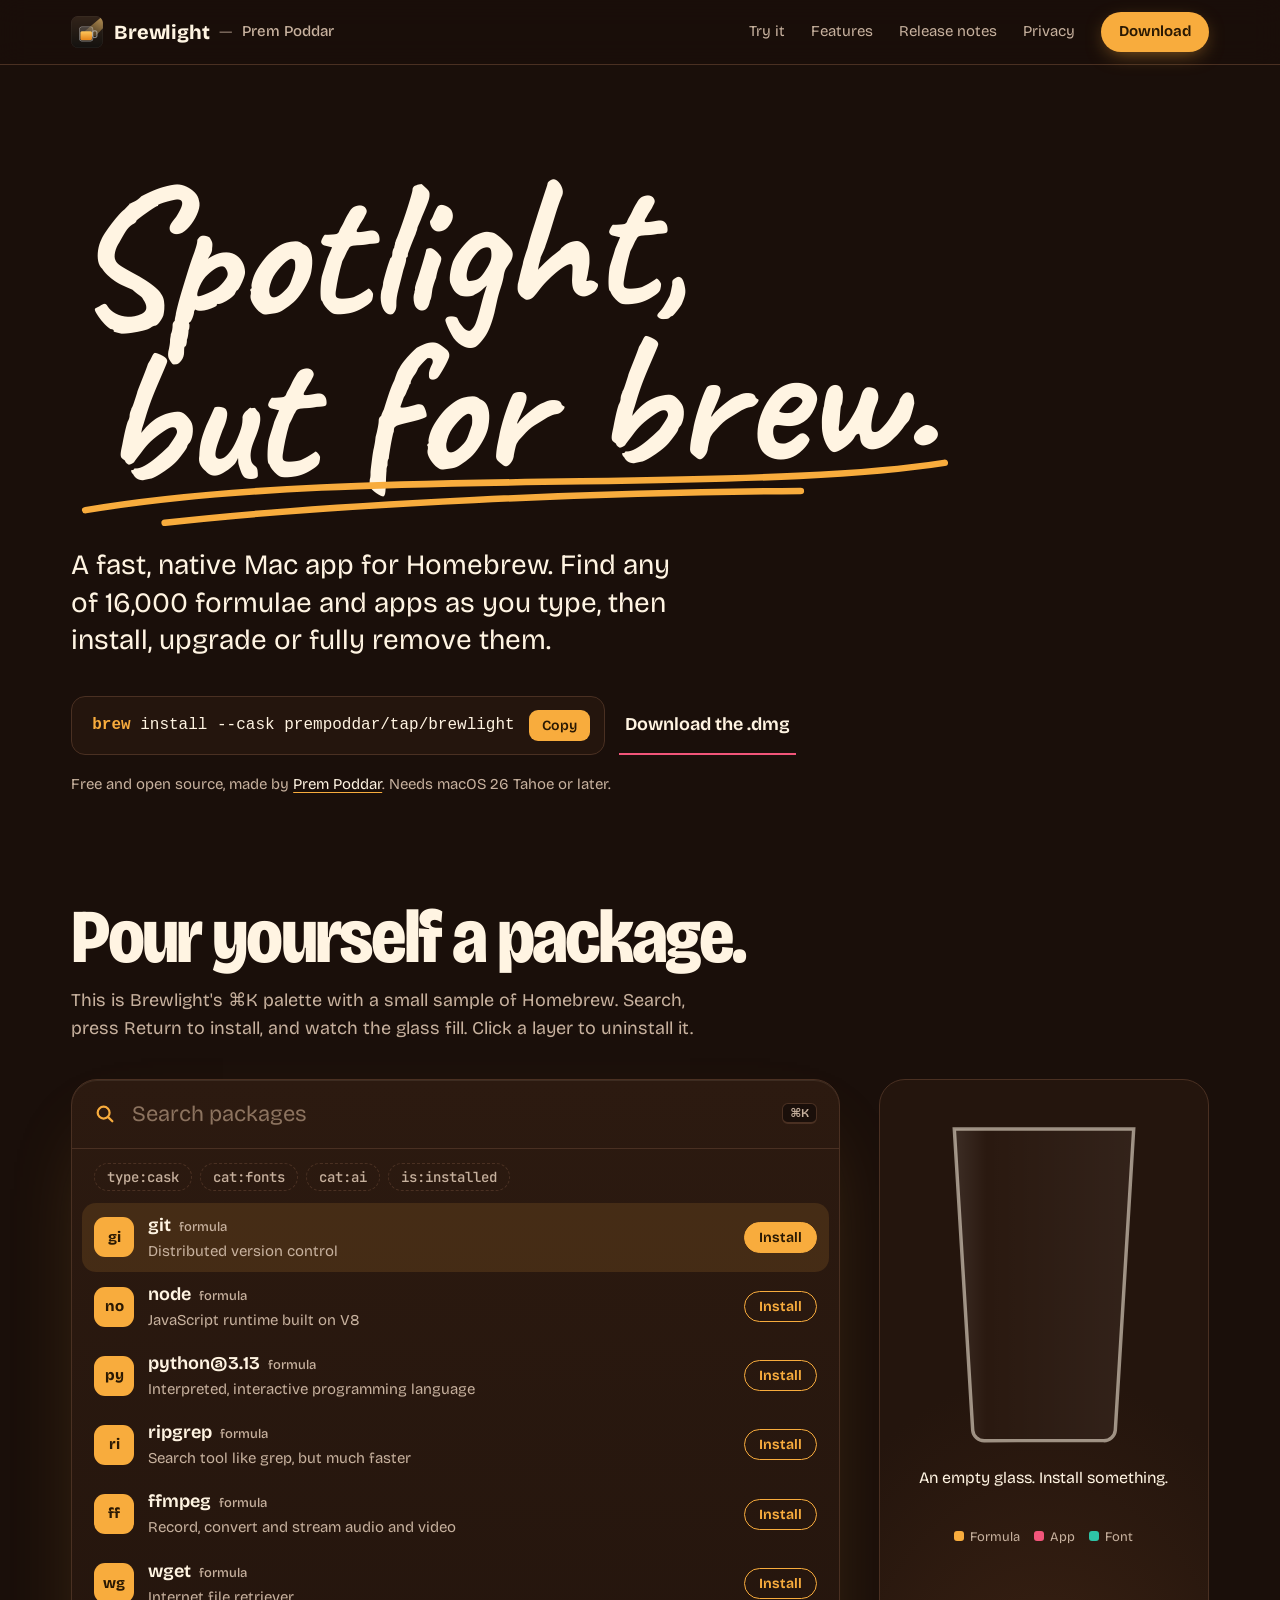
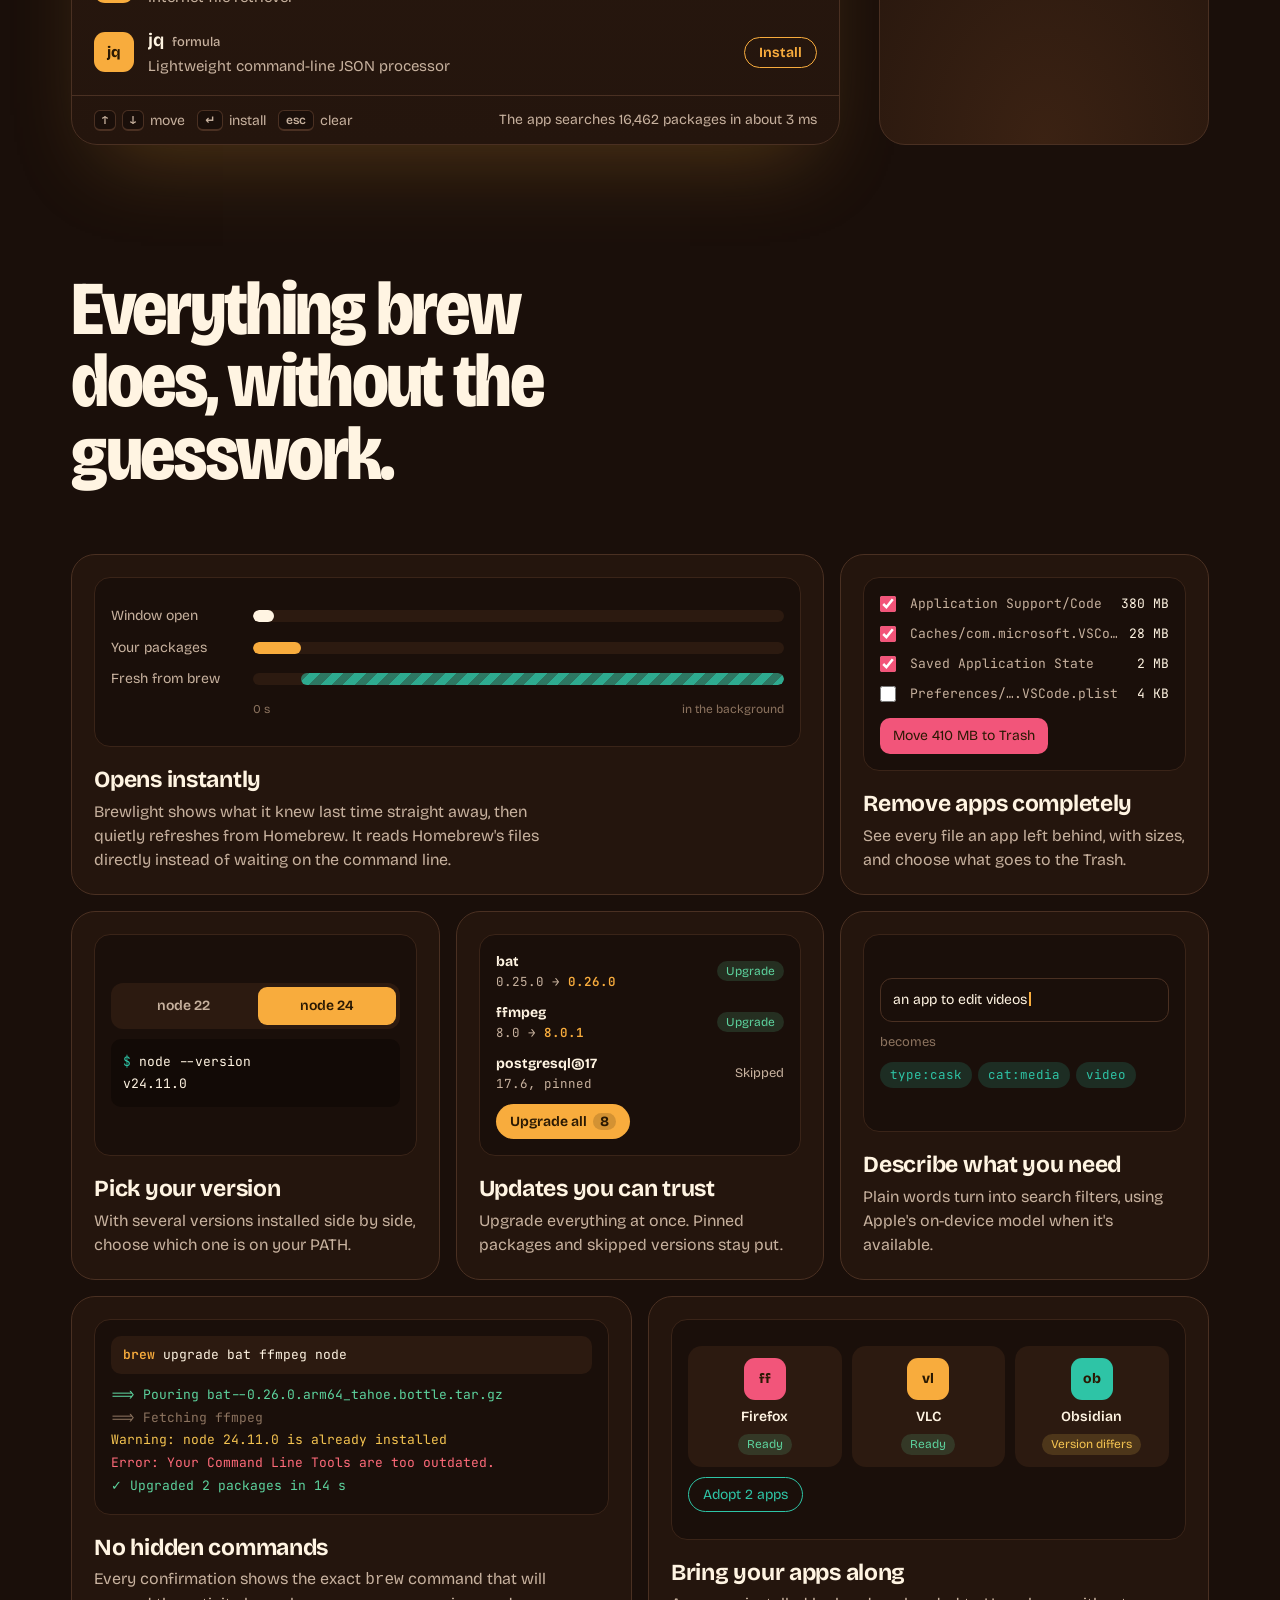
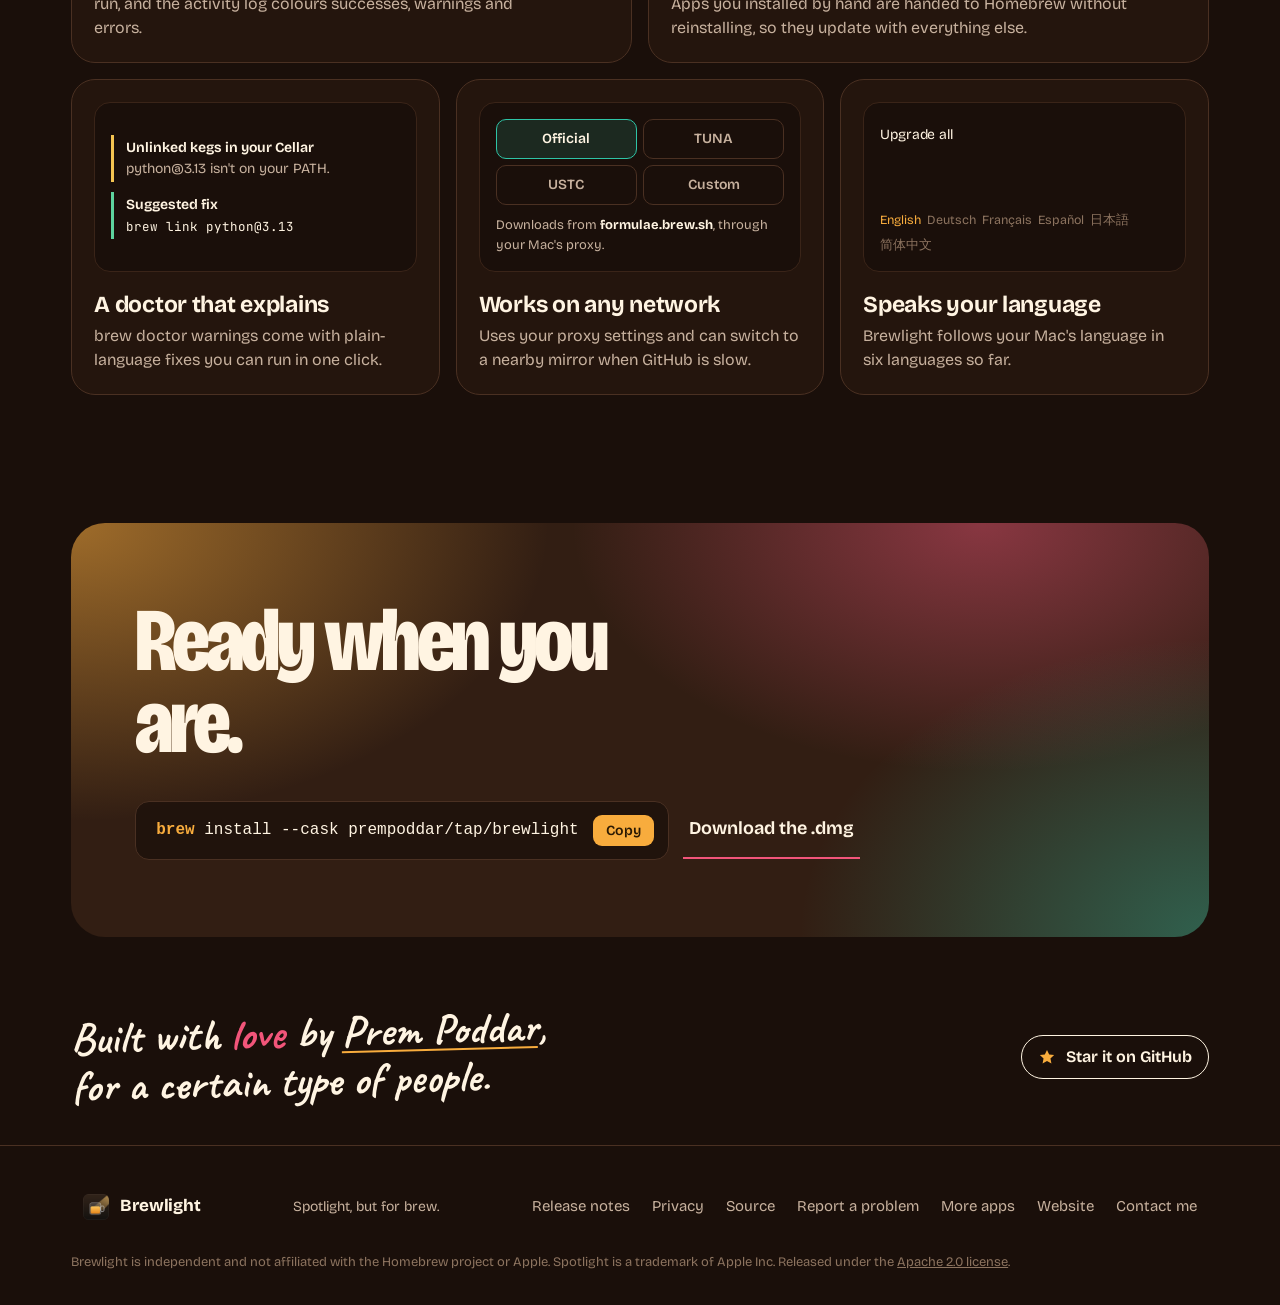
<file: docs/index.html>
<!doctype html>
<html lang="en">
<head>
<meta charset="utf-8">
<meta name="viewport" content="width=device-width, initial-scale=1">
<title>Brewlight</title>
<meta name="description" content="Brewlight is a fast, native macOS app for Homebrew. Spotlight, but for brew.">
<meta property="og:title" content="Brewlight — Spotlight, but for brew">
<meta property="og:description" content="Search 16,000 formulae and casks as you type. Install, upgrade and fully remove them from one fast Mac app.">
<link rel="icon" type="image/png" href="assets/favicon.png">
<link rel="apple-touch-icon" href="assets/icon.png">
<link rel="preconnect" href="https://fonts.googleapis.com">
<link rel="preconnect" href="https://fonts.gstatic.com" crossorigin>
<link href="https://fonts.googleapis.com/css2?family=Caveat:wght@700&family=Bricolage+Grotesque:opsz,wdth,wght@12..96,75..100,300..800&family=JetBrains+Mono:wght@400;600&display=swap" rel="stylesheet">
<link rel="stylesheet" href="assets/site.css">
<style>
:root {
  --stout: #1A0F0A;
  --stout-2: #24150D;
  --stout-3: #321E13;
  --line: #4A3022;
  --foam: #FFF4E2;
  --muted: #C7B19E;
  --amber: #F8AC3D;
  --cherry: #F2557A;
  --hop: #2EC4A6;
  --ink: #2A1903;
  --display: "Bricolage Grotesque", ui-sans-serif, system-ui, sans-serif;
  --mono: "JetBrains Mono", ui-monospace, Menlo, monospace;
  --gutter: clamp(16px, 4vw, 56px);
}
* { box-sizing: border-box; }
html { -webkit-text-size-adjust: 100%; }
body {
  margin: 0;
  background: var(--stout);
  color: var(--foam);
  font-family: var(--display);
  font-size: 18px;
  line-height: 1.55;
  font-variation-settings: "opsz" 18;
  overflow-x: hidden;
}
a { color: inherit; }
:focus-visible { outline: 3px solid var(--amber); outline-offset: 3px; border-radius: 6px; }
.wrap { max-width: 1240px; margin: 0 auto; padding: 0 var(--gutter); }

/* Hero */
.hero { padding-top: clamp(40px, 9vw, 120px); padding-bottom: clamp(48px, 7vw, 96px); }
h1 {
  margin: 0;
  font-family: "Caveat", "Bradley Hand", cursive;
  font-weight: 700;
  font-size: clamp(76px, 15vw, 220px);
  line-height: 0.84;
  letter-spacing: -0.01em;
  color: var(--foam);
  transform: rotate(-2deg);
  transform-origin: left center;
}
h1 span { display: block; }
h1 .u { position: relative; width: fit-content; padding-left: .12em; }
.scribble {
  position: absolute; left: 0; right: -2%; bottom: -.16em; width: 102%; height: .3em;
  overflow: visible; pointer-events: none;
}
.scribble path {
  fill: none; stroke: var(--amber); stroke-width: 3.4; stroke-linecap: round; stroke-linejoin: round;
}
.scribble { clip-path: inset(-20% 100% -20% 0); animation: draw .8s cubic-bezier(.6,.1,.3,1) .35s forwards; }
@keyframes draw { to { clip-path: inset(-20% -2% -20% 0); } }
.lede {
  max-width: 34ch;
  margin: clamp(28px, 4vw, 44px) 0 0;
  font-size: clamp(21px, 2.3vw, 28px);
  line-height: 1.35;
  color: var(--foam);
  font-weight: 400;
  font-variation-settings: "opsz" 28;
}
.cta { display: flex; flex-wrap: wrap; gap: 14px; margin-top: 36px; align-items: center; }
.cmd {
  display: inline-flex; align-items: center; gap: 14px;
  font-family: var(--mono); font-size: 16px;
  background: var(--stout-2); border: 1px solid var(--line);
  padding: 13px 14px 13px 20px; border-radius: 14px; color: var(--foam);
  max-width: 100%;
}
.cmd code { white-space: nowrap; overflow: hidden; text-overflow: ellipsis; }
.cmd code b { color: var(--amber); font-weight: 600; }
.copy {
  font: 600 14px var(--display); color: var(--ink); background: var(--amber);
  border: 0; border-radius: 9px; padding: 7px 13px; cursor: pointer;
}
.copy:hover { background: #FFC060; }
.dl { font-weight: 650; text-decoration: none; padding: 14px 6px; border-bottom: 2px solid var(--cherry); }
.req { margin-top: 18px; font-size: 15px; color: var(--muted); }
.req a { color: var(--foam); text-decoration-color: var(--amber); text-underline-offset: 3px; }
.req a:hover { color: var(--amber); }

/* Toy */
.tap { padding-bottom: clamp(72px, 10vw, 140px); }
.tap h2, .features h2 {
  font-weight: 800; font-size: clamp(40px, 6vw, 76px); line-height: 0.95; letter-spacing: -0.035em;
  font-variation-settings: "opsz" 72, "wdth" 85; margin: 0 0 14px;
}
.tap-intro { color: var(--muted); max-width: 52ch; margin: 0 0 36px; }
.bar {
  display: grid; grid-template-columns: minmax(0, 1fr) 330px; gap: clamp(20px, 3vw, 44px);
  align-items: stretch;
}
.palette {
  background: linear-gradient(180deg, #2C1A10, var(--stout-2));
  border: 1px solid var(--line); border-radius: 26px;
  box-shadow: 0 40px 80px -30px rgba(248, 172, 61, .25), inset 0 1px 0 rgba(255, 244, 226, .08);
  display: flex; flex-direction: column; overflow: hidden; min-width: 0;
}
.search { display: flex; align-items: center; gap: 14px; padding: 20px 22px; border-bottom: 1px solid var(--line); }
.search svg { flex: none; width: 22px; height: 22px; color: var(--amber); }
.search input {
  flex: 1; min-width: 0; background: none; border: 0; outline: none; color: var(--foam);
  font: 400 22px var(--display); font-variation-settings: "opsz" 22;
}
.search input::placeholder { color: #8C735F; }
.search kbd { flex: none; }
kbd {
  font: 600 12px var(--display); color: var(--muted); border: 1px solid var(--line);
  border-bottom-width: 2px; border-radius: 6px; padding: 2px 7px; background: var(--stout);
}
.chips { display: flex; gap: 8px; padding: 14px 22px 4px; flex-wrap: wrap; }
.chip {
  font: 500 14px var(--mono); color: var(--muted); background: transparent;
  border: 1px dashed var(--line); border-radius: 999px; padding: 4px 12px; cursor: pointer;
}
.chip:hover { color: var(--foam); border-color: var(--muted); }
.results { list-style: none; margin: 0; padding: 8px 10px; flex: 1; min-height: 418px; }
.row {
  display: grid; grid-template-columns: 40px minmax(0, 1fr) auto; gap: 14px; align-items: center;
  padding: 9px 12px; border-radius: 14px; cursor: pointer;
}
.row[aria-selected="true"] { background: rgba(248, 172, 61, .13); }
.tile {
  width: 40px; height: 40px; border-radius: 11px; display: grid; place-items: center;
  font-weight: 750; font-size: 15px; color: var(--ink);
}
.tile.formula { background: var(--amber); }
.tile.cask { background: var(--cherry); }
.tile.font { background: var(--hop); }
.meta { min-width: 0; }
.name { font-weight: 650; display: flex; gap: 8px; align-items: baseline; min-width: 0; }
.name .n { white-space: nowrap; overflow: hidden; text-overflow: ellipsis; min-width: 0; }
.kind { font-size: 13px; font-weight: 500; color: var(--muted); flex: none; }
.desc { font-size: 15px; color: var(--muted); white-space: nowrap; overflow: hidden; text-overflow: ellipsis; }
.act {
  font: 650 14px var(--display); border-radius: 999px; padding: 6px 14px; cursor: pointer;
  border: 1.5px solid var(--amber); background: transparent; color: var(--amber);
}
.act.on { border-color: var(--line); color: var(--muted); }
.row[aria-selected="true"] .act:not(.on) { background: var(--amber); color: var(--ink); }
.empty { padding: 40px 14px; color: var(--muted); }
.empty b { color: var(--foam); font-weight: 600; }
.foot {
  display: flex; justify-content: space-between; gap: 12px; flex-wrap: wrap;
  padding: 13px 22px; border-top: 1px solid var(--line); font-size: 14px; color: var(--muted);
}
.foot span { display: inline-flex; gap: 6px; align-items: center; margin-right: 12px; }

.glass-side {
  background: radial-gradient(120% 80% at 50% 100%, #3B2213 0%, var(--stout-2) 70%);
  border: 1px solid var(--line); border-radius: 26px; padding: 26px 22px 22px;
  display: flex; flex-direction: column; align-items: center; text-align: center;
}
.glass { width: 100%; max-width: 230px; height: auto; display: block; }
.glass .layer { cursor: pointer; }
.glass .layer:hover rect, .glass .layer:focus-visible rect { filter: brightness(1.15); }
.glass .layer:focus { outline: none; }
.glass .layer text { font: 650 12px var(--display); fill: var(--ink); pointer-events: none; }
.status { margin-top: 16px; min-height: 3.1em; font-size: 16px; line-height: 1.4; }
.status b { font-weight: 650; }
.reset {
  margin-top: 8px; background: none; border: 0; color: var(--muted); font: 500 14px var(--display);
  text-decoration: underline; text-underline-offset: 3px; cursor: pointer;
}
.legend { display: flex; gap: 14px; justify-content: center; margin-top: 10px; font-size: 13px; color: var(--muted); flex-wrap: wrap; }
.legend i { display: inline-block; width: 10px; height: 10px; border-radius: 3px; margin-right: 6px; }

@keyframes rise { from { transform: translateY(0); opacity: .0; } 15% { opacity: .7; } to { transform: translateY(-260px); opacity: 0; } }
.bubble { animation: rise linear infinite; }
.drop { position: fixed; z-index: 9; pointer-events: none; font: 650 13px var(--display); color: var(--ink); padding: 5px 11px; border-radius: 999px; }

/* Features */
.features { padding-bottom: clamp(72px, 10vw, 140px); }
.features h2 { max-width: 14ch; margin-bottom: clamp(36px, 5vw, 64px); }
.bento { display: grid; grid-template-columns: repeat(6, minmax(0, 1fr)); gap: 16px; }
.tile-f {
  grid-column: span 2; background: var(--stout-2); border: 1px solid var(--line); border-radius: 24px;
  padding: 22px; display: flex; flex-direction: column; gap: 20px; min-width: 0;
}
.tile-f.w4 { grid-column: span 4; }
.tile-f.w3 { grid-column: span 3; }
.tile-f h3 { margin: 0 0 6px; font-size: 23px; line-height: 1.15; font-weight: 700; letter-spacing: -0.012em; font-variation-settings: "opsz" 24; }
.tile-f p { margin: 0; color: var(--muted); font-size: 16px; line-height: 1.5; max-width: 46ch; }
.vis {
  background: var(--stout); border: 1px solid #3A2418; border-radius: 16px; padding: 16px;
  font-size: 14px; flex: 1; display: flex; flex-direction: column; justify-content: center; gap: 10px; min-height: 168px;
}
.vis .mono, .log { font-family: var(--mono); font-size: 13px; }
.vis button { font: inherit; cursor: pointer; }

/* Instant */
.lane { display: grid; grid-template-columns: 128px minmax(0, 1fr); gap: 14px; align-items: center; }
.lane span { color: var(--muted); }
.track { height: 12px; border-radius: 6px; background: #2C1A10; position: relative; overflow: hidden; }
.track i { position: absolute; inset: 0 auto 0 0; border-radius: 6px; }
.track.t1 i { width: 4%; background: var(--foam); }
.track.t2 i { width: 9%; background: var(--amber); }
.track.t3 i { left: 9%; width: 91%; background: repeating-linear-gradient(-45deg, rgba(46,196,166,.85) 0 8px, rgba(46,196,166,.55) 8px 16px); }
.scale { display: flex; justify-content: space-between; color: #8C735F; font-size: 12px; padding-left: 142px; }

/* Remove */
.file { display: grid; grid-template-columns: 20px minmax(0, 1fr) auto; gap: 10px; align-items: center; cursor: pointer; }
.file input { accent-color: var(--cherry); width: 16px; height: 16px; margin: 0; }
.file .path { white-space: nowrap; overflow: hidden; text-overflow: ellipsis; color: var(--muted); }
.file .sz { color: var(--foam); font-variant-numeric: tabular-nums; }
.trash { margin-top: 4px; align-self: flex-start; border: 0; border-radius: 10px; padding: 7px 13px; background: var(--cherry); color: var(--ink); font-weight: 650; }

/* Version */
.seg { display: flex; gap: 6px; background: #2C1A10; border-radius: 12px; padding: 4px; }
.seg button { flex: 1; border: 0; border-radius: 9px; padding: 8px 6px; background: none; color: var(--muted); font-weight: 600; }
.seg button[aria-pressed="true"] { background: var(--amber); color: var(--ink); }
.term { font-family: var(--mono); font-size: 13px; background: #120A06; border-radius: 10px; padding: 12px; line-height: 1.7; }
.term .pr { color: var(--hop); }

/* Updates */
.up { display: grid; grid-template-columns: minmax(0, 1fr) auto; gap: 8px; align-items: center; }
.up .v { font-family: var(--mono); font-size: 12.5px; color: var(--muted); }
.up .v b { color: var(--amber); font-weight: 600; }
.pin { color: var(--muted); font-size: 13px; }
.all { align-self: flex-start; border: 0; border-radius: 999px; padding: 7px 14px; background: var(--amber); color: var(--ink); font-weight: 650; }
.all b { background: rgba(42, 25, 3, .18); border-radius: 999px; padding: 0 7px; margin-left: 6px; }

/* Smart */
.ask { border: 1px solid var(--line); border-radius: 12px; padding: 10px 12px; color: var(--foam); }
.ask::after { content: ""; display: inline-block; width: 2px; height: 1.05em; background: var(--amber); vertical-align: -2px; margin-left: 2px; animation: blink 1s steps(2) infinite; }
@keyframes blink { 50% { opacity: 0; } }
.becomes { color: #8C735F; font-size: 13px; }
.fchips { display: flex; gap: 6px; flex-wrap: wrap; }
.fchips span { font-family: var(--mono); font-size: 12.5px; border-radius: 999px; padding: 3px 10px; background: rgba(46,196,166,.16); color: var(--hop); }

/* Log */
.cmdline { font-family: var(--mono); font-size: 13px; background: #2C1A10; border-radius: 10px; padding: 9px 12px; white-space: nowrap; overflow: hidden; text-overflow: ellipsis; }
.cmdline b { color: var(--amber); font-weight: 600; }
.log { line-height: 1.75; }
.log div { white-space: nowrap; overflow: hidden; text-overflow: ellipsis; }
.log .ok { color: #5DD39E; } .log .warn { color: #F5C451; } .log .err { color: #FF6B7A; } .log .dim { color: #8C735F; }

/* Adopt */
.apps { display: grid; grid-template-columns: repeat(3, minmax(0, 1fr)); gap: 10px; }
.app { background: #2C1A10; border-radius: 14px; padding: 12px 10px; text-align: center; display: flex; flex-direction: column; align-items: center; gap: 6px; min-width: 0; }
.app .ic { width: 42px; height: 42px; border-radius: 11px; display: grid; place-items: center; font-weight: 750; color: var(--ink); }
.app .nm { font-weight: 600; white-space: nowrap; overflow: hidden; text-overflow: ellipsis; max-width: 100%; }
.badge { font-size: 12px; border-radius: 999px; padding: 1px 9px; }
.badge.ready { background: rgba(93,211,158,.16); color: #5DD39E; }
.badge.diff { background: rgba(245,196,81,.16); color: #F5C451; }
.app.done .badge { background: rgba(255,244,226,.1); color: var(--foam); }
.adopt { align-self: flex-start; border: 1.5px solid var(--hop); background: none; color: var(--hop); border-radius: 999px; padding: 6px 14px; font-weight: 650; }

/* Doctor */
.dx { border-left: 3px solid #F5C451; padding: 2px 0 2px 12px; }
.dx b { display: block; font-weight: 650; }
.dx span { color: var(--muted); }
.fix { border-left-color: #5DD39E; }
.fix code { font-family: var(--mono); font-size: 12.5px; color: var(--foam); }

/* Network */
.mirror { display: grid; grid-template-columns: 1fr 1fr; gap: 6px; }
.mirror button { border: 1px solid var(--line); background: none; color: var(--muted); border-radius: 10px; padding: 8px; font-weight: 600; }
.mirror button[aria-pressed="true"] { border-color: var(--hop); color: var(--foam); background: rgba(46,196,166,.14); }
.speed { color: var(--muted); font-size: 13px; }
.speed b { color: var(--foam); }

/* Languages */
.lang { align-items: flex-start; justify-content: space-between; }
.say { font-size: clamp(26px, 3vw, 34px); line-height: 1.1; font-weight: 750; letter-spacing: -0.01em; min-height: 2.2em; display: flex; align-items: center; cursor: pointer; background: none; border: 0; color: var(--foam); padding: 0; text-align: left; }
.langs { display: flex; gap: 6px; flex-wrap: wrap; }
.langs span { font-size: 12.5px; color: #8C735F; }
.langs span.on { color: var(--amber); }

/* Credit */
.credit { padding-bottom: 40px; display: flex; align-items: center; justify-content: space-between; gap: 24px; flex-wrap: wrap; }
.credit p { margin: 0; font-family: "Caveat", cursive; font-weight: 700; font-size: clamp(30px, 4vw, 44px); line-height: 1.1; transform: rotate(-1.5deg); }
.credit a { text-decoration-color: var(--amber); text-decoration-thickness: 2px; text-underline-offset: 5px; }
.heart { color: var(--cherry); }
.star {
  display: inline-flex; align-items: center; gap: 10px; text-decoration: none; font-weight: 650;
  border: 1.5px solid var(--foam); border-radius: 999px; padding: 9px 16px; color: var(--foam); font-size: 16px;
}
.star:hover { background: var(--foam); color: var(--stout); }
.star svg { width: 18px; height: 18px; fill: var(--amber); }
.star .count { font-variant-numeric: tabular-nums; border-left: 1px solid currentColor; padding-left: 10px; opacity: .8; }
.star .count:empty { display: none; }

/* Closing */
.last { padding-bottom: 72px; }
.last-inner {
  border-radius: 34px; padding: clamp(36px, 6vw, 80px) clamp(24px, 5vw, 72px);
  background:
    radial-gradient(70% 120% at 0% 0%, rgba(248,172,61,.55), transparent 60%),
    radial-gradient(60% 120% at 100% 100%, rgba(46,196,166,.4), transparent 60%),
    radial-gradient(60% 100% at 80% 0%, rgba(242,85,122,.45), transparent 60%),
    var(--stout-3);
}
.last h2 { margin: 0 0 26px; font-size: clamp(44px, 7vw, 96px); line-height: .92; letter-spacing: -0.04em; font-weight: 800; font-variation-settings: "opsz" 96, "wdth" 80; max-width: 12ch; }
.last .cmd { background: rgba(26, 15, 10, .75); }

@media (max-width: 900px) {
  .bar { grid-template-columns: 1fr; }
  .glass-side { flex-direction: row; text-align: left; gap: 20px; align-items: center; order: -1; padding: 18px; }
  .glass { max-width: 140px; flex: none; }
  .glass-info { flex: 1; min-width: 0; }
  .legend { justify-content: flex-start; }
  .bento { grid-template-columns: repeat(2, minmax(0, 1fr)); }
  .tile-f, .tile-f.w3 { grid-column: span 1; }
  .tile-f.w4 { grid-column: span 2; }
}
@media (max-width: 640px) {
  .bento { grid-template-columns: 1fr; }
  .tile-f, .tile-f.w3, .tile-f.w4 { grid-column: span 1; }
  .lane { grid-template-columns: 96px minmax(0, 1fr); }
  .scale { padding-left: 110px; }
}
@media (max-width: 560px) {
  body { font-size: 17px; }
  .search input { font-size: 18px; }
  .search kbd { display: none; }
  .results { min-height: 300px; padding: 6px 4px; }
  .status { min-height: 4.2em; font-size: 15px; }
  .row { grid-template-columns: 36px minmax(0, 1fr) auto; gap: 10px; padding: 8px; }
  .tile { width: 36px; height: 36px; }
  .foot .keys { display: none; }
  .cmd { font-size: 14px; padding-left: 14px; }
  .glass { max-width: 110px; }
}
@media (prefers-reduced-motion: reduce) {
  .scribble { animation: none; clip-path: none; }
  .bubble { animation: none; display: none; }
  .ask::after { animation: none; }
}
</style>
</head>
<body>

<nav class="site-nav" aria-label="Main">
  <div class="wrap">
    <div class="brand-line"><a class="brand" href="./"><img src="assets/icon.png" alt="" width="32" height="32">Brewlight</a><span class="by-sep">—</span><a class="by" href="https://prempoddar.is-a.dev">Prem Poddar</a></div>
    <div class="nav-links">
      <a href="#try">Try it</a>
      <a href="#features">Features</a>
      <a href="changelog/">Release notes</a>
      <a href="privacy/">Privacy</a>
      <a href="#download" class="nav-cta">Download</a>
    </div>
  </div>
</nav>

<main>
  <section class="hero wrap">
    <h1><span>Spotlight,</span><span class="u">but for brew.<svg class="scribble" viewBox="0 0 400 30" preserveAspectRatio="none" aria-hidden="true"><path d="M4 18 C 70 8, 150 10, 230 12 S 360 14, 396 9 M 40 26 C 120 19, 240 18, 330 21"/></svg></span></h1>
    <p class="lede">A fast, native Mac app for Homebrew. Find any of 16,000 formulae and apps as you type, then install, upgrade or fully remove them.</p>
    <div class="cta">
      <div class="cmd"><code><b>brew</b> install --cask prempoddar/tap/brewlight</code><button class="copy" data-copy="brew install --cask prempoddar/tap/brewlight">Copy</button></div>
      <a class="dl" href="https://github.com/PremPoddar/Brewlight/releases/latest/download/Brewlight.dmg">Download the .dmg</a>
    </div>
    <p class="req">Free and open source, made by <a href="https://prempoddar.is-a.dev">Prem Poddar</a>. Needs macOS 26 Tahoe or later.</p>
  </section>

  <section class="tap wrap" id="try" aria-labelledby="try-title">
    <h2 id="try-title">Pour yourself a package.</h2>
    <p class="tap-intro">This is Brewlight's ⌘K palette with a small sample of Homebrew. Search, press Return to install, and watch the glass fill. Click a layer to uninstall it.</p>

    <div class="bar">
      <div class="palette">
        <div class="search">
          <svg viewBox="0 0 24 24" fill="none" stroke="currentColor" stroke-width="2.4" stroke-linecap="round" aria-hidden="true"><circle cx="10.5" cy="10.5" r="6.5"/><path d="m20 20-4.6-4.6"/></svg>
          <input id="q" type="text" autocomplete="off" spellcheck="false" aria-label="Search packages" aria-controls="results" placeholder="Search packages">
          <kbd>⌘K</kbd>
        </div>
        <div class="chips" aria-label="Filter examples">
          <button class="chip" data-q="type:cask ">type:cask</button>
          <button class="chip" data-q="cat:fonts ">cat:fonts</button>
          <button class="chip" data-q="cat:ai ">cat:ai</button>
          <button class="chip" data-q="is:installed ">is:installed</button>
        </div>
        <ul class="results" id="results" role="listbox" aria-label="Results"></ul>
        <div class="foot">
          <div class="keys"><span><kbd>↑</kbd><kbd>↓</kbd> move</span><span><kbd>↵</kbd> install</span><span><kbd>esc</kbd> clear</span></div>
          <div id="timing" aria-live="polite"></div>
        </div>
      </div>

      <div class="glass-side">
        <svg class="glass" id="glass" viewBox="0 0 200 300" role="group" aria-label="Your glass of installed packages">
          <defs>
            <clipPath id="cup"><path d="M22 20h156l-16 262a10 10 0 0 1-10 9H48a10 10 0 0 1-10-9z"/></clipPath>
            <linearGradient id="shine" x1="0" x2="1"><stop offset="0" stop-color="#fff" stop-opacity=".16"/><stop offset=".25" stop-color="#fff" stop-opacity="0"/><stop offset="1" stop-color="#fff" stop-opacity=".05"/></linearGradient>
          </defs>
          <g clip-path="url(#cup)">
            <rect x="0" y="0" width="200" height="300" fill="#2A1910"/>
            <g id="layers"></g>
            <path id="foam" d="" fill="#FFF4E2"/>
            <g id="bubbles"></g>
            <rect x="0" y="0" width="200" height="300" fill="url(#shine)" pointer-events="none"/>
          </g>
          <path d="M22 20h156l-16 262a10 10 0 0 1-10 9H48a10 10 0 0 1-10-9z" fill="none" stroke="#FFF4E2" stroke-opacity=".55" stroke-width="3"/>
        </svg>
        <div class="glass-info">
          <div class="status" id="status" aria-live="polite">An empty glass. Install something.</div>
          <div class="legend"><span><i style="background:var(--amber)"></i>Formula</span><span><i style="background:var(--cherry)"></i>App</span><span><i style="background:var(--hop)"></i>Font</span></div>
          <button class="reset" id="reset" hidden>Empty the glass</button>
        </div>
      </div>
    </div>
  </section>

  <section class="features wrap" id="features" aria-labelledby="features-title">
    <h2 id="features-title">Everything brew does, without the guesswork.</h2>
    <div class="bento">
      <article class="tile-f w4">
        <div class="vis" aria-hidden="true">
          <div class="lane"><span>Window open</span><div class="track t1"><i></i></div></div>
          <div class="lane"><span>Your packages</span><div class="track t2"><i></i></div></div>
          <div class="lane"><span>Fresh from brew</span><div class="track t3"><i></i></div></div>
          <div class="scale"><span>0 s</span><span>in the background</span></div>
        </div>
        <div><h3>Opens instantly</h3><p>Brewlight shows what it knew last time straight away, then quietly refreshes from Homebrew. It reads Homebrew's files directly instead of waiting on the command line.</p></div>
      </article>

      <article class="tile-f">
        <div class="vis" id="leftovers">
          <label class="file"><input type="checkbox" checked data-mb="380"><span class="path mono">Application Support/Code</span><span class="sz mono">380 MB</span></label>
          <label class="file"><input type="checkbox" checked data-mb="28"><span class="path mono">Caches/com.microsoft.VSCode</span><span class="sz mono">28 MB</span></label>
          <label class="file"><input type="checkbox" checked data-mb="2"><span class="path mono">Saved Application State</span><span class="sz mono">2 MB</span></label>
          <label class="file"><input type="checkbox" data-mb="0.004"><span class="path mono">Preferences/….VSCode.plist</span><span class="sz mono">4 KB</span></label>
          <button class="trash" type="button" tabindex="-1">Move 410 MB to Trash</button>
        </div>
        <div><h3>Remove apps completely</h3><p>See every file an app left behind, with sizes, and choose what goes to the Trash.</p></div>
      </article>

      <article class="tile-f">
        <div class="vis">
          <div class="seg" role="group" aria-label="Default node version">
            <button type="button" data-v="v22.11.0" aria-pressed="false">node 22</button>
            <button type="button" data-v="v24.11.0" aria-pressed="true">node 24</button>
          </div>
          <div class="term" aria-live="polite"><span class="pr">$</span> node --version<br><span id="nodev">v24.11.0</span></div>
        </div>
        <div><h3>Pick your version</h3><p>With several versions installed side by side, choose which one is on your PATH.</p></div>
      </article>

      <article class="tile-f">
        <div class="vis" aria-hidden="true">
          <div class="up"><div><b>bat</b><div class="v">0.25.0 → <b>0.26.0</b></div></div><span class="badge ready">Upgrade</span></div>
          <div class="up"><div><b>ffmpeg</b><div class="v">8.0 → <b>8.0.1</b></div></div><span class="badge ready">Upgrade</span></div>
          <div class="up"><div><b>postgresql@17</b><div class="v">17.6, pinned</div></div><span class="pin">Skipped</span></div>
          <span class="all">Upgrade all<b>8</b></span>
        </div>
        <div><h3>Updates you can trust</h3><p>Upgrade everything at once. Pinned packages and skipped versions stay put.</p></div>
      </article>

      <article class="tile-f">
        <div class="vis" aria-hidden="true">
          <div class="ask">an app to edit videos</div>
          <div class="becomes">becomes</div>
          <div class="fchips"><span>type:cask</span><span>cat:media</span><span>video</span></div>
        </div>
        <div><h3>Describe what you need</h3><p>Plain words turn into search filters, using Apple's on-device model when it's available.</p></div>
      </article>

      <article class="tile-f w3">
        <div class="vis" aria-hidden="true">
          <div class="cmdline"><b>brew</b> upgrade bat ffmpeg node</div>
          <div class="log">
            <div class="ok">==&gt; Pouring bat--0.26.0.arm64_tahoe.bottle.tar.gz</div>
            <div class="dim">==&gt; Fetching ffmpeg</div>
            <div class="warn">Warning: node 24.11.0 is already installed</div>
            <div class="err">Error: Your Command Line Tools are too outdated.</div>
            <div class="ok">✓ Upgraded 2 packages in 14 s</div>
          </div>
        </div>
        <div><h3>No hidden commands</h3><p>Every confirmation shows the exact <code>brew</code> command that will run, and the activity log colours successes, warnings and errors.</p></div>
      </article>

      <article class="tile-f w3">
        <div class="vis">
          <div class="apps" id="apps">
            <div class="app"><div class="ic" style="background:#F2557A">ff</div><div class="nm">Firefox</div><span class="badge ready">Ready</span></div>
            <div class="app"><div class="ic" style="background:#F8AC3D">vl</div><div class="nm">VLC</div><span class="badge ready">Ready</span></div>
            <div class="app"><div class="ic" style="background:#2EC4A6">ob</div><div class="nm">Obsidian</div><span class="badge diff">Version differs</span></div>
          </div>
          <button class="adopt" type="button" id="adopt">Adopt 2 apps</button>
        </div>
        <div><h3>Bring your apps along</h3><p>Apps you installed by hand are handed to Homebrew without reinstalling, so they update with everything else.</p></div>
      </article>

      <article class="tile-f">
        <div class="vis" aria-hidden="true">
          <div class="dx"><b>Unlinked kegs in your Cellar</b><span>python@3.13 isn't on your PATH.</span></div>
          <div class="dx fix"><b>Suggested fix</b><code>brew link python@3.13</code></div>
        </div>
        <div><h3>A doctor that explains</h3><p>brew doctor warnings come with plain-language fixes you can run in one click.</p></div>
      </article>

      <article class="tile-f">
        <div class="vis">
          <div class="mirror" role="group" aria-label="Download source">
            <button type="button" aria-pressed="true" data-s="formulae.brew.sh">Official</button>
            <button type="button" aria-pressed="false" data-s="mirrors.tuna.tsinghua.edu.cn">TUNA</button>
            <button type="button" aria-pressed="false" data-s="mirrors.ustc.edu.cn">USTC</button>
            <button type="button" aria-pressed="false" data-s="your own mirror">Custom</button>
          </div>
          <div class="speed" aria-live="polite">Downloads from <b id="mirror">formulae.brew.sh</b>, through your Mac's proxy.</div>
        </div>
        <div><h3>Works on any network</h3><p>Uses your proxy settings and can switch to a nearby mirror when GitHub is slow.</p></div>
      </article>

      <article class="tile-f">
        <div class="vis lang">
          <button class="say" type="button" id="say" aria-live="polite">Upgrade all</button>
          <div class="langs" id="langs"><span class="on">English</span><span>Deutsch</span><span>Français</span><span>Español</span><span>日本語</span><span>简体中文</span></div>
        </div>
        <div><h3>Speaks your language</h3><p>Brewlight follows your Mac's language in six languages so far.</p></div>
      </article>
    </div>
  </section>

  <section class="last wrap" id="download" aria-labelledby="last-title">
    <div class="last-inner">
      <h2 id="last-title">Ready when you are.</h2>
      <div class="cta">
        <div class="cmd"><code><b>brew</b> install --cask prempoddar/tap/brewlight</code><button class="copy" data-copy="brew install --cask prempoddar/tap/brewlight">Copy</button></div>
        <a class="dl" href="https://github.com/PremPoddar/Brewlight/releases/latest/download/Brewlight.dmg">Download the .dmg</a>
      </div>
    </div>
  </section>
</main>

<section class="credit wrap" aria-label="Credits">
  <p>Built with <span class="heart">love</span> by <a href="https://prempoddar.is-a.dev">Prem Poddar</a>,<br>for a certain type of people.</p>
  <a class="star" href="https://github.com/prempoddar/Brewlight"><svg viewBox="0 0 24 24" aria-hidden="true"><path d="M12 2.5l2.9 6.1 6.6.8-4.9 4.6 1.3 6.6L12 17.3l-5.9 3.3 1.3-6.6L2.5 9.4l6.6-.8z"/></svg>Star it on GitHub<span class="count" data-stars></span></a>
</section>

<footer class="site-foot">
  <div class="wrap">
    <div class="row">
      <a class="brand" href="./"><img src="assets/icon.png" alt="" width="26" height="26">Brewlight</a>
      <div class="foot-note">Spotlight, but for brew.</div>
      <div class="links">
        <a href="changelog/">Release notes</a>
        <a href="privacy/">Privacy</a>
        <a href="https://github.com/PremPoddar/Brewlight">Source</a>
        <a href="https://github.com/PremPoddar/Brewlight/issues">Report a problem</a>
        <a href="https://prempoddar.is-a.dev/apps/">More apps</a>
        <a href="https://prempoddar.is-a.dev">Website</a>
        <a href="mailto:prempoddar@yandex.com">Contact me</a>
      </div>
    </div>
    <p class="legal">Brewlight is independent and not affiliated with the Homebrew project or Apple. Spotlight is a trademark of Apple Inc. Released under the <a href="https://github.com/PremPoddar/Brewlight/blob/main/LICENSE">Apache 2.0 license</a>.</p>
  </div>
</footer>

<script>
(() => {
  const P = [
    ["git", "formula", "dev", "Distributed version control"],
    ["node", "formula", "lang", "JavaScript runtime built on V8"],
    ["python@3.13", "formula", "lang", "Interpreted, interactive programming language"],
    ["ripgrep", "formula", "dev", "Search tool like grep, but much faster"],
    ["ffmpeg", "formula", "media", "Record, convert and stream audio and video"],
    ["wget", "formula", "net", "Internet file retriever"],
    ["jq", "formula", "dev", "Lightweight command-line JSON processor"],
    ["uv", "formula", "lang", "Very fast Python package installer"],
    ["lazygit", "formula", "dev", "Simple terminal UI for git"],
    ["bat", "formula", "dev", "cat with syntax highlighting and git integration"],
    ["starship", "formula", "term", "Fast, customizable shell prompt"],
    ["postgresql@17", "formula", "db", "Object-relational database system"],
    ["redis", "formula", "db", "In-memory data structure store"],
    ["gh", "formula", "dev", "GitHub on the command line"],
    ["ollama", "formula", "ai", "Run large language models locally"],
    ["llama.cpp", "formula", "ai", "LLM inference in C and C++"],
    ["yt-dlp", "formula", "media", "Download videos from many sites"],
    ["imagemagick", "formula", "media", "Create, edit and convert images"],
    ["htop", "formula", "sys", "Interactive process viewer"],
    ["tree", "formula", "sys", "Display directories as trees"],
    ["visual-studio-code", "cask", "dev", "Open-source code editor"],
    ["ghostty", "cask", "term", "Fast, native terminal emulator"],
    ["iterm2", "cask", "term", "Terminal emulator for macOS"],
    ["firefox", "cask", "web", "Web browser"],
    ["google-chrome", "cask", "web", "Web browser"],
    ["arc", "cask", "web", "Browser built for the way you use the web"],
    ["raycast", "cask", "prod", "Extendable launcher"],
    ["rectangle", "cask", "prod", "Move and resize windows with shortcuts"],
    ["obsidian", "cask", "prod", "Knowledge base on local Markdown files"],
    ["docker-desktop", "cask", "dev", "Build and share containerized apps"],
    ["vlc", "cask", "media", "Plays almost any video or audio file"],
    ["handbrake", "cask", "media", "Open-source video transcoder"],
    ["discord", "cask", "chat", "Voice and text chat"],
    ["slack", "cask", "chat", "Team messaging"],
    ["chatgpt", "cask", "ai", "Desktop app for ChatGPT"],
    ["lm-studio", "cask", "ai", "Discover and run local LLMs"],
    ["zed", "cask", "dev", "Fast, collaborative code editor"],
    ["font-jetbrains-mono", "font", "fonts", "Typeface for developers"],
    ["font-fira-code", "font", "fonts", "Monospaced font with ligatures"],
    ["font-inter", "font", "fonts", "Typeface for computer screens"],
    ["font-sf-mono", "font", "fonts", "Apple's monospaced font"],
    ["font-ibm-plex-sans", "font", "fonts", "IBM's corporate typeface"]
  ].map(([name, kind, cat, desc]) => ({ name, kind, cat, desc, hay: (name + " " + desc).toLowerCase() }));
  const CATS = { fonts: "fonts", font: "fonts", ai: "ai", dev: "dev", lang: "lang", media: "media", db: "db", web: "web", browsers: "web", term: "term", chat: "chat", sys: "sys", net: "net", prod: "prod" };
  const KIND_LABEL = { formula: "formula", cask: "app", font: "font" };
  const COLORS = { formula: "#F8AC3D", cask: "#F2557A", font: "#2EC4A6" };
  const HINTS = ["Search packages", "Try “type:cask browser”", "Try “cat:fonts”", "Try “is:installed”", "Try “ai”"];
  const MAX = 10, LAYER = 26, BOTTOM = 291, TOP = 20;

  const q = document.getElementById("q");
  const list = document.getElementById("results");
  const timing = document.getElementById("timing");
  const status = document.getElementById("status");
  const layersEl = document.getElementById("layers");
  const foam = document.getElementById("foam");
  const bubbles = document.getElementById("bubbles");
  const resetBtn = document.getElementById("reset");
  const reduce = matchMedia("(prefers-reduced-motion: reduce)").matches;

  let poured = [];
  let shown = [];
  let sel = 0;

  function search(text) {
    let words = text.toLowerCase().trim().split(/\s+/).filter(Boolean);
    let kind = null, cat = null, installed = false;
    words = words.filter(w => {
      if (w.startsWith("type:")) { const v = w.slice(5); kind = v === "app" ? "cask" : v; return false; }
      if (w.startsWith("cat:")) { cat = CATS[w.slice(4)] || w.slice(4); return false; }
      if (w === "is:installed") { installed = true; return false; }
      return true;
    });
    return P.filter(p =>
      (!kind || p.kind === kind || (kind === "cask" && p.kind === "font")) &&
      (!cat || p.cat === cat) &&
      (!installed || poured.includes(p.name)) &&
      words.every(w => p.hay.includes(w))
    ).sort((a, b) => {
      const w = words[0];
      if (!w) return 0;
      return (b.name.startsWith(w) - a.name.startsWith(w)) || a.name.length - b.name.length;
    });
  }

  function initials(n) { return n.replace(/^font-/, "").replace(/[^a-z0-9]/gi, "").slice(0, 2); }

  function render() {
    const t0 = performance.now();
    const all = search(q.value);
    const ms = performance.now() - t0;
    shown = all.slice(0, 7);
    sel = Math.min(sel, Math.max(0, shown.length - 1));
    timing.textContent = q.value.trim()
      ? `${all.length} of ${P.length} in ${ms < 0.1 ? "under 0.1" : ms.toFixed(1)} ms`
      : "The app searches 16,462 packages in about 3 ms";
    if (!shown.length) {
      const inst = /is:installed/.test(q.value) && !poured.length;
      list.innerHTML = `<li class="empty">${inst ? "Nothing installed yet. <b>Clear the search</b> and pour something first." : "No matching packages. Try a shorter name, or a filter like <b>type:cask</b> or <b>cat:fonts</b>."}</li>`;
      return;
    }
    list.innerHTML = shown.map((p, i) => {
      const on = poured.includes(p.name);
      return `<li class="row" role="option" id="opt-${i}" data-i="${i}" aria-selected="${i === sel}">
        <div class="tile ${p.kind}" aria-hidden="true">${initials(p.name)}</div>
        <div class="meta"><div class="name"><span class="n">${p.name}</span><span class="kind">${KIND_LABEL[p.kind]}</span></div><div class="desc">${p.desc}</div></div>
        <button class="act${on ? " on" : ""}" data-i="${i}" tabindex="-1">${on ? "Installed" : "Install"}</button>
      </li>`;
    }).join("");
    q.setAttribute("aria-activedescendant", `opt-${sel}`);
  }

  function say(html) { status.innerHTML = html; }

  function drawGlass() {
    layersEl.innerHTML = poured.map((name, i) => {
      const p = P.find(x => x.name === name);
      const y = BOTTOM - (i + 1) * LAYER;
      return `<g class="layer" tabindex="0" role="button" data-name="${name}" aria-label="Uninstall ${name}">
        <rect x="0" y="${y}" width="200" height="${LAYER + 1}" fill="${COLORS[p.kind]}"/>
        <rect x="0" y="${y}" width="200" height="1.5" fill="#000" opacity=".12"/>
        <text x="100" y="${y + 17.5}" text-anchor="middle">${name.length > 20 ? name.slice(0, 19) + "…" : name}</text>
      </g>`;
    }).join("");
    const level = BOTTOM - poured.length * LAYER;
    if (poured.length) {
      const h = poured.length >= MAX ? 16 : 9;
      let d = `M0 ${level + 2} `;
      for (let x = 0; x <= 200; x += 25) d += `Q${x + 12.5} ${level - h - (x / 25 % 2 ? 5 : 0)} ${x + 25} ${level - h + 3} `;
      d += `L200 ${level + 3} Z`;
      foam.setAttribute("d", d);
    } else foam.setAttribute("d", "");
    bubbles.innerHTML = "";
    if (!reduce && poured.length) {
      for (let i = 0; i < 12; i++) {
        const c = document.createElementNS("http://www.w3.org/2000/svg", "circle");
        c.setAttribute("cx", 40 + Math.random() * 120);
        c.setAttribute("cy", BOTTOM - 4);
        c.setAttribute("r", 1.2 + Math.random() * 2.2);
        c.setAttribute("fill", "#FFF4E2");
        c.classList.add("bubble");
        const travel = BOTTOM - level;
        c.style.animationName = "none";
        c.animate([{ transform: "translateY(0)", opacity: 0 }, { opacity: .6, offset: .2 }, { transform: `translateY(-${travel}px)`, opacity: 0 }],
          { duration: 1800 + Math.random() * 2200, delay: Math.random() * 2500, iterations: Infinity });
        bubbles.appendChild(c);
      }
    }
    resetBtn.hidden = !poured.length;
  }

  function flyChip(p, fromEl) {
    if (reduce || !fromEl) return;
    const a = fromEl.getBoundingClientRect();
    const g = document.getElementById("glass").getBoundingClientRect();
    const chip = document.createElement("div");
    chip.className = "drop";
    chip.textContent = p.name;
    chip.style.background = COLORS[p.kind];
    chip.style.left = a.left + "px";
    chip.style.top = a.top + "px";
    document.body.appendChild(chip);
    const dx = g.left + g.width / 2 - a.left - chip.offsetWidth / 2;
    const dy = g.top + g.height * 0.25 - a.top;
    chip.animate([
      { transform: "translate(0,0) scale(1)", opacity: 1 },
      { transform: `translate(${dx * .6}px, ${dy * .2 - 60}px) scale(1)`, opacity: 1, offset: .45 },
      { transform: `translate(${dx}px, ${dy}px) scale(.4)`, opacity: 0 }
    ], { duration: 650, easing: "cubic-bezier(.4,0,.7,1)" }).onfinish = () => chip.remove();
  }

  function install(i, fromEl) {
    const p = shown[i];
    if (!p) return;
    if (poured.includes(p.name)) { say(`<b>${p.name}</b> is already in your glass. Click its layer to uninstall it.`); return; }
    if (poured.length >= MAX) { say(`Your glass is full. Click a layer to uninstall something, or empty the glass.`); return; }
    flyChip(p, fromEl);
    poured.push(p.name);
    setTimeout(drawGlass, reduce ? 0 : 450);
    const cmd = p.kind === "formula" ? `brew install ${p.name}` : `brew install --cask ${p.name}`;
    say(poured.length >= MAX
      ? `Installed <b>${p.name}</b>. That's a full glass of ${MAX} packages.`
      : `Installed <b>${p.name}</b>. Brewlight ran <code style="font-family:var(--mono);font-size:.85em">${cmd}</code>`);
    render();
  }

  function uninstall(name) {
    poured = poured.filter(n => n !== name);
    drawGlass();
    say(`Uninstalled <b>${name}</b>.`);
    render();
  }

  q.addEventListener("input", () => { sel = 0; render(); });
  q.addEventListener("keydown", e => {
    if (e.key === "ArrowDown") { e.preventDefault(); sel = Math.min(sel + 1, shown.length - 1); render(); }
    else if (e.key === "ArrowUp") { e.preventDefault(); sel = Math.max(sel - 1, 0); render(); }
    else if (e.key === "Enter") { e.preventDefault(); install(sel, list.querySelector(`[data-i="${sel}"] .tile`)); }
    else if (e.key === "Escape") { q.value = ""; sel = 0; render(); }
  });
  list.addEventListener("mousemove", e => {
    const row = e.target.closest(".row");
    if (row && +row.dataset.i !== sel) { sel = +row.dataset.i; list.querySelectorAll(".row").forEach(r => r.setAttribute("aria-selected", +r.dataset.i === sel)); }
  });
  list.addEventListener("click", e => {
    const row = e.target.closest(".row");
    if (row) install(+row.dataset.i, row.querySelector(".tile"));
  });
  document.querySelectorAll(".chip").forEach(c => c.addEventListener("click", () => {
    q.value = c.dataset.q; sel = 0; render(); q.focus();
  }));
  layersEl.addEventListener("click", e => { const g = e.target.closest(".layer"); if (g) uninstall(g.dataset.name); });
  layersEl.addEventListener("keydown", e => {
    const g = e.target.closest(".layer");
    if (g && (e.key === "Enter" || e.key === " ")) { e.preventDefault(); uninstall(g.dataset.name); }
  });
  resetBtn.addEventListener("click", () => { poured = []; drawGlass(); say("An empty glass. Install something."); render(); });
  document.addEventListener("keydown", e => {
    if ((e.metaKey || e.ctrlKey) && e.key.toLowerCase() === "k") {
      e.preventDefault();
      document.getElementById("try").scrollIntoView({ behavior: reduce ? "auto" : "smooth", block: "start" });
      q.focus({ preventScroll: true });
      q.select();
    }
  });
  document.querySelectorAll(".copy").forEach(b => b.addEventListener("click", async () => {
    try { await navigator.clipboard.writeText(b.dataset.copy); b.textContent = "Copied"; }
    catch { b.textContent = "Press ⌘C"; }
    setTimeout(() => b.textContent = "Copy", 1600);
  }));

  // Feature vignettes
  const lo = document.getElementById("leftovers");
  const fmt = mb => mb >= 1 ? `${Math.round(mb)} MB` : mb > 0 ? `${Math.round(mb * 1000)} KB` : "nothing";
  lo.addEventListener("change", () => {
    const mb = [...lo.querySelectorAll("input:checked")].reduce((a, i) => a + +i.dataset.mb, 0);
    lo.querySelector(".trash").textContent = mb ? `Move ${fmt(mb)} to Trash` : "Nothing selected";
  });
  document.querySelectorAll(".seg button").forEach(b => b.addEventListener("click", () => {
    document.querySelectorAll(".seg button").forEach(x => x.setAttribute("aria-pressed", x === b));
    document.getElementById("nodev").textContent = b.dataset.v;
  }));
  document.querySelectorAll(".mirror button").forEach(b => b.addEventListener("click", () => {
    document.querySelectorAll(".mirror button").forEach(x => x.setAttribute("aria-pressed", x === b));
    document.getElementById("mirror").textContent = b.dataset.s;
  }));
  const adopt = document.getElementById("adopt");
  adopt.addEventListener("click", () => {
    const ready = [...document.querySelectorAll("#apps .app")].filter(a => a.querySelector(".badge.ready"));
    if (!ready.length) {
      document.querySelectorAll("#apps .app.done").forEach(a => { a.classList.remove("done"); a.querySelector(".badge").className = "badge ready"; a.querySelector(".badge").textContent = "Ready"; });
      adopt.textContent = "Adopt 2 apps"; return;
    }
    ready.forEach(a => { a.classList.add("done"); const bd = a.querySelector(".badge"); bd.className = "badge"; bd.textContent = "Managed by brew"; });
    adopt.textContent = "Undo the demo";
  });
  const SAY = [["English", "Upgrade all"], ["Deutsch", "Alle aktualisieren"], ["Français", "Tout mettre à niveau"], ["Español", "Actualizar todo"], ["日本語", "すべてアップグレード"], ["简体中文", "全部升级"]];
  let li = 0;
  const sayBtn = document.getElementById("say"), langs = document.querySelectorAll("#langs span");
  const nextLang = () => { li = (li + 1) % SAY.length; sayBtn.textContent = SAY[li][1]; sayBtn.lang = ["en", "de", "fr", "es", "ja", "zh-Hans"][li]; langs.forEach((s, i) => s.classList.toggle("on", i === li)); };
  sayBtn.addEventListener("click", nextLang);
  if (!reduce) setInterval(nextLang, 2200);

  fetch("https://api.github.com/repos/prempoddar/Brewlight")
    .then(r => r.ok ? r.json() : null)
    .then(d => { if (d && typeof d.stargazers_count === "number") document.querySelectorAll("[data-stars]").forEach(e => e.textContent = d.stargazers_count.toLocaleString()); })
    .catch(() => {});

  let h = 0;
  setInterval(() => { if (!q.value && document.activeElement !== q) { h = (h + 1) % HINTS.length; q.placeholder = HINTS[h]; } }, 2600);

  render();
  drawGlass();
})();
</script>
</body>
</html>
</file>
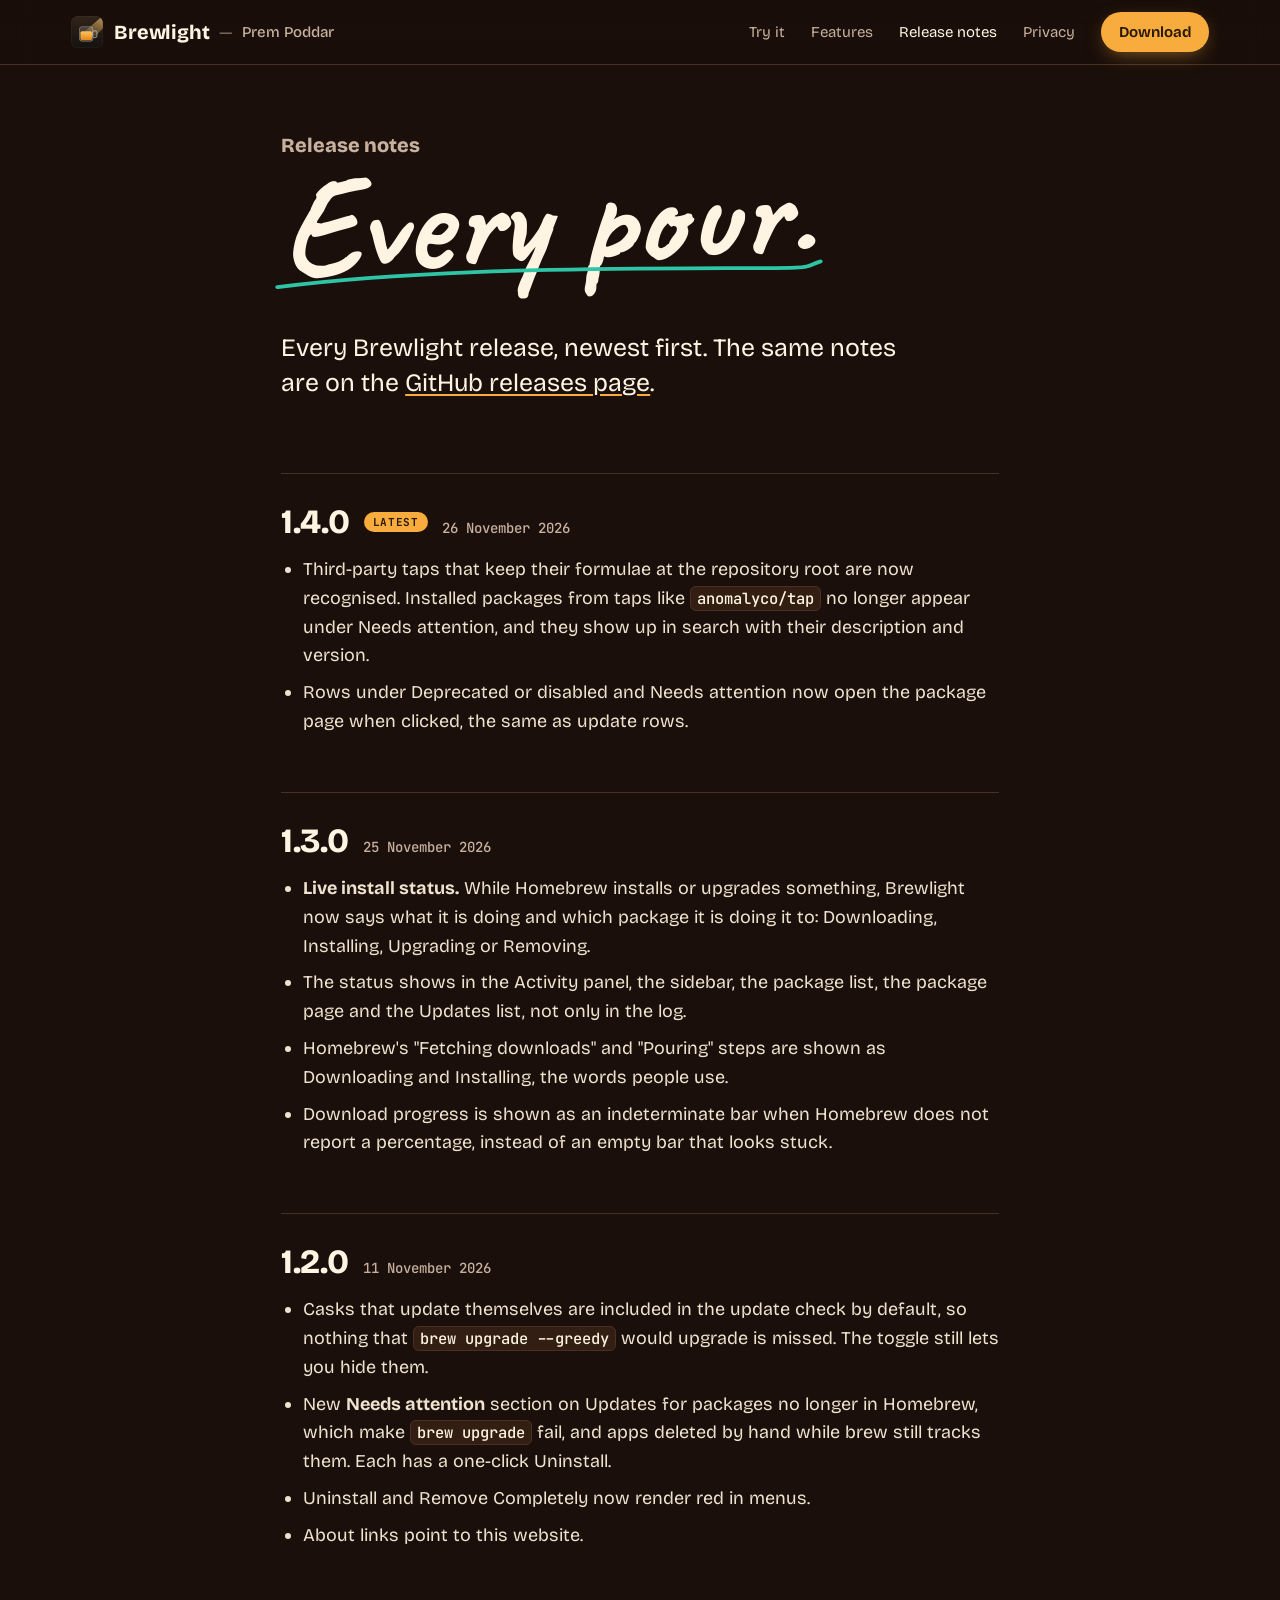
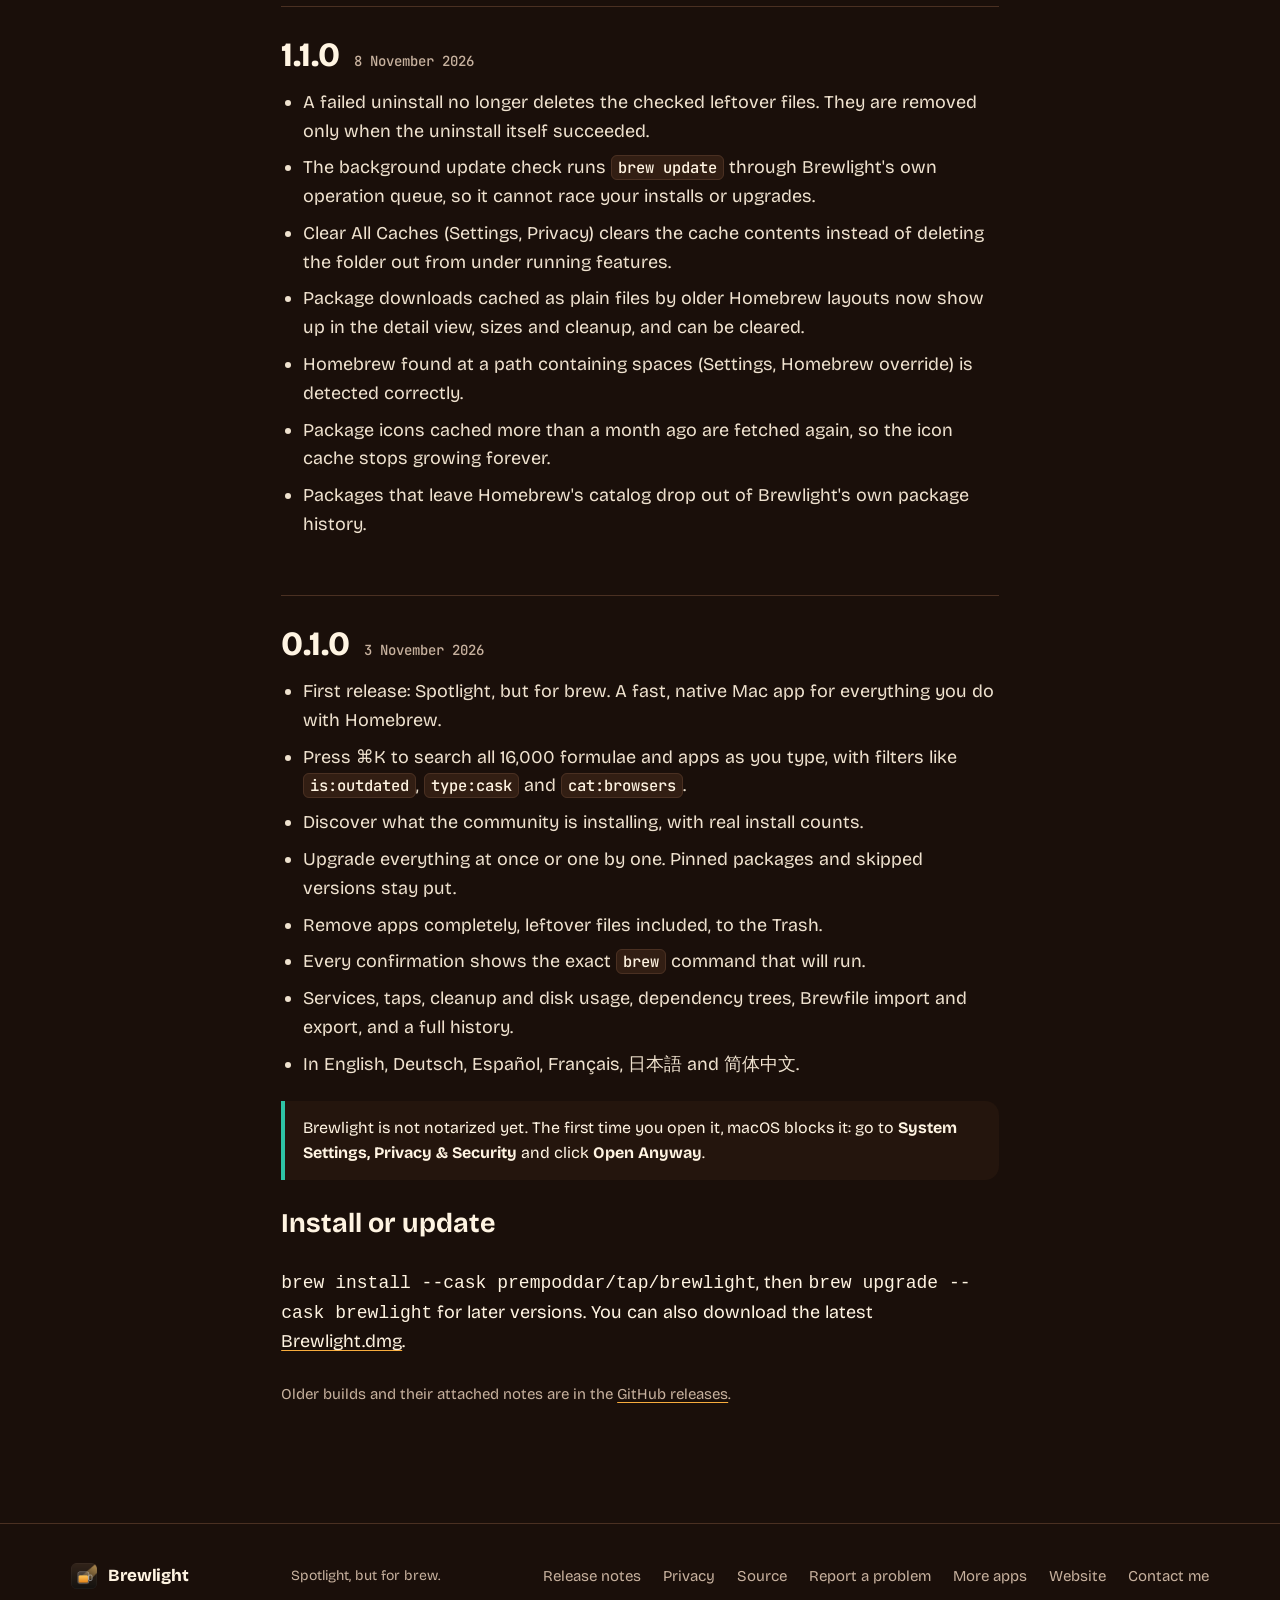
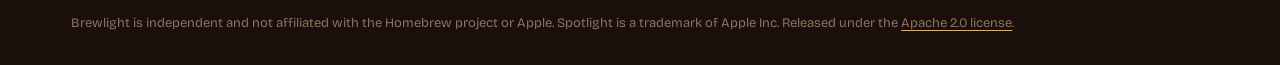
<file: docs/changelog/index.html>
<!doctype html>
<html lang="en">
<head>
<meta charset="utf-8">
<meta name="viewport" content="width=device-width, initial-scale=1">
<title>Release notes · Brewlight</title>
<meta name="description" content="Every Brewlight release, newest first: what changed and when.">
<link rel="icon" type="image/png" href="../assets/favicon.png">
<link rel="apple-touch-icon" href="../assets/icon.png">
<link rel="preconnect" href="https://fonts.googleapis.com">
<link rel="preconnect" href="https://fonts.gstatic.com" crossorigin>
<link href="https://fonts.googleapis.com/css2?family=Caveat:wght@700&family=Bricolage+Grotesque:opsz,wdth,wght@12..96,75..100,300..800&family=JetBrains+Mono:wght@400;600&display=swap" rel="stylesheet">
<link rel="stylesheet" href="../assets/site.css">
<style>
:root {
  --stout: #1A0F0A;
  --stout-2: #24150D;
  --stout-3: #321E13;
  --line: #4A3022;
  --foam: #FFF4E2;
  --muted: #C7B19E;
  --amber: #F8AC3D;
  --cherry: #F2557A;
  --hop: #2EC4A6;
  --ink: #2A1903;
  --display: "Bricolage Grotesque", ui-sans-serif, system-ui, sans-serif;
  --mono: "JetBrains Mono", ui-monospace, Menlo, monospace;
  --gutter: clamp(16px, 4vw, 56px);
}
* { box-sizing: border-box; }
html { -webkit-text-size-adjust: 100%; }
body {
  margin: 0; min-height: 100vh; background: var(--stout); color: var(--foam);
  font-family: var(--display); font-size: 18px; line-height: 1.6; overflow-x: hidden;
}
a { color: inherit; text-decoration-color: var(--amber); text-underline-offset: 3px; }
a:hover { color: var(--amber); }
:focus-visible { outline: 3px solid var(--amber); outline-offset: 3px; border-radius: 6px; }
.wrap { width: 100%; max-width: 1240px; margin: 0 auto; padding: 0 var(--gutter); }
.read { max-width: 820px; }

.hero { padding-top: clamp(24px, 5vw, 64px); }
.kicker { margin: 0 0 4px; font-weight: 800; font-size: clamp(16px, 1.8vw, 20px); color: var(--muted); }
h1 {
  margin: 0; font-family: "Caveat", "Bradley Hand", cursive; font-weight: 700;
  font-size: clamp(68px, 11vw, 140px); line-height: .9; transform: rotate(-2deg); transform-origin: left center;
}
h1 .u { position: relative; display: inline-block; }
.scribble { position: absolute; left: -2%; bottom: -.08em; width: 104%; height: .24em; overflow: visible; pointer-events: none; }
.scribble path { fill: none; stroke: var(--hop); stroke-width: 3.4; stroke-linecap: round; }
.lede { max-width: 40ch; margin: clamp(26px, 3.5vw, 40px) 0 0; font-size: clamp(20px, 2.1vw, 25px); line-height: 1.4; }
.updated { margin: 14px 0 0; color: var(--muted); font-size: 15px; }
.short { margin: clamp(26px, 3.5vw, 40px) 0 0; background: var(--stout-2); border: 1px solid var(--line); border-radius: 18px; padding: 18px 22px; font-size: clamp(17px, 1.8vw, 19px); line-height: 1.5; }
.short b { color: var(--amber); }

article { padding-bottom: clamp(56px, 8vw, 104px); }
.release { margin-top: clamp(36px, 5vw, 56px); padding-top: 28px; border-top: 1px solid var(--line); }
.release:first-child { margin-top: clamp(48px, 6vw, 72px); }
.release-head { display: flex; align-items: baseline; gap: 14px; flex-wrap: wrap; }
.release-head h2 { margin: 0; font-size: clamp(26px, 3vw, 34px); line-height: 1.15; font-weight: 750; letter-spacing: -0.015em; }
.release-head .date { color: var(--muted); font: 500 14px var(--mono); }
.badge {
  align-self: center; background: var(--amber); color: var(--ink);
  font: 700 11px var(--mono); letter-spacing: .06em; text-transform: uppercase;
  padding: 3px 9px; border-radius: 999px;
}
.release ul { margin: 14px 0 0; padding-left: 1.2em; }
.release li { margin: 8px 0; color: #EFE2CF; }
.release code { font: 500 .86em var(--mono); background: var(--stout-3); border: 1px solid var(--line); border-radius: 6px; padding: 1px 6px; color: var(--foam); word-break: break-word; }
.note { margin-top: 22px; background: var(--stout-2); border-left: 4px solid var(--hop); border-radius: 0 14px 14px 0; padding: 14px 18px; font-size: 16px; }
.more { margin-top: 26px; color: var(--muted); font-size: 15px; }
</style>
</head>
<body>

<nav class="site-nav" aria-label="Main">
  <div class="wrap">
    <div class="brand-line"><a class="brand" href="../"><img src="../assets/icon.png" alt="" width="32" height="32">Brewlight</a><span class="by-sep">—</span><a class="by" href="https://prempoddar.is-a.dev">Prem Poddar</a></div>
    <div class="nav-links">
      <a href="../#try">Try it</a>
      <a href="../#features">Features</a>
      <a href="../changelog/" aria-current="page">Release notes</a>
      <a href="../privacy/">Privacy</a>
      <a href="../#download" class="nav-cta">Download</a>
    </div>
  </div>
</nav>

<main class="wrap read">
  <section class="hero">
    <p class="kicker">Release notes</p>
    <h1><span class="u">Every pour.<svg class="scribble" viewBox="0 0 400 30" preserveAspectRatio="none" aria-hidden="true"><path d="M4 16 C 90 6, 200 8, 300 12 S 380 16, 396 10"/></svg></span></h1>
    <p class="lede">Every Brewlight release, newest first. The same notes are on the <a href="https://github.com/PremPoddar/Brewlight/releases">GitHub releases page</a>.</p>
  </section>

  <article>
    <!-- Add each new release at the top, newest first. Keep the id and heading in sync. -->
    <section class="release" id="v1-4-0" aria-labelledby="v1-4-0-title">
      <div class="release-head">
        <h2 id="v1-4-0-title">1.4.0</h2>
        <span class="badge">Latest</span>
        <span class="date">26 November 2026</span>
      </div>
      <ul>
        <li>Third-party taps that keep their formulae at the repository root are now recognised. Installed packages from taps like <code>anomalyco/tap</code> no longer appear under Needs attention, and they show up in search with their description and version.</li>
        <li>Rows under Deprecated or disabled and Needs attention now open the package page when clicked, the same as update rows.</li>
      </ul>
    </section>

    <section class="release" id="v1-3-0" aria-labelledby="v1-3-0-title">
      <div class="release-head">
        <h2 id="v1-3-0-title">1.3.0</h2>
        <span class="date">25 November 2026</span>
      </div>
      <ul>
        <li><b>Live install status.</b> While Homebrew installs or upgrades something, Brewlight now says what it is doing and which package it is doing it to: Downloading, Installing, Upgrading or Removing.</li>
        <li>The status shows in the Activity panel, the sidebar, the package list, the package page and the Updates list, not only in the log.</li>
        <li>Homebrew's "Fetching downloads" and "Pouring" steps are shown as Downloading and Installing, the words people use.</li>
        <li>Download progress is shown as an indeterminate bar when Homebrew does not report a percentage, instead of an empty bar that looks stuck.</li>
      </ul>
    </section>

    <section class="release" id="v1-2-0" aria-labelledby="v1-2-0-title">
      <div class="release-head">
        <h2 id="v1-2-0-title">1.2.0</h2>
        <span class="date">11 November 2026</span>
      </div>
      <ul>
        <li>Casks that update themselves are included in the update check by default, so nothing that <code>brew upgrade --greedy</code> would upgrade is missed. The toggle still lets you hide them.</li>
        <li>New <b>Needs attention</b> section on Updates for packages no longer in Homebrew, which make <code>brew upgrade</code> fail, and apps deleted by hand while brew still tracks them. Each has a one-click Uninstall.</li>
        <li>Uninstall and Remove Completely now render red in menus.</li>
        <li>About links point to this website.</li>
      </ul>
    </section>

    <section class="release" id="v1-1-0" aria-labelledby="v1-1-0-title">
      <div class="release-head">
        <h2 id="v1-1-0-title">1.1.0</h2>
        <span class="date">8 November 2026</span>
      </div>
      <ul>
        <li>A failed uninstall no longer deletes the checked leftover files. They are removed only when the uninstall itself succeeded.</li>
        <li>The background update check runs <code>brew update</code> through Brewlight's own operation queue, so it cannot race your installs or upgrades.</li>
        <li>Clear All Caches (Settings, Privacy) clears the cache contents instead of deleting the folder out from under running features.</li>
        <li>Package downloads cached as plain files by older Homebrew layouts now show up in the detail view, sizes and cleanup, and can be cleared.</li>
        <li>Homebrew found at a path containing spaces (Settings, Homebrew override) is detected correctly.</li>
        <li>Package icons cached more than a month ago are fetched again, so the icon cache stops growing forever.</li>
        <li>Packages that leave Homebrew's catalog drop out of Brewlight's own package history.</li>
      </ul>
    </section>

    <section class="release" id="v0-1-0" aria-labelledby="v0-1-0-title">
      <div class="release-head">
        <h2 id="v0-1-0-title">0.1.0</h2>
        <span class="date">3 November 2026</span>
      </div>
      <ul>
        <li>First release: Spotlight, but for brew. A fast, native Mac app for everything you do with Homebrew.</li>
        <li>Press ⌘K to search all 16,000 formulae and apps as you type, with filters like <code>is:outdated</code>, <code>type:cask</code> and <code>cat:browsers</code>.</li>
        <li>Discover what the community is installing, with real install counts.</li>
        <li>Upgrade everything at once or one by one. Pinned packages and skipped versions stay put.</li>
        <li>Remove apps completely, leftover files included, to the Trash.</li>
        <li>Every confirmation shows the exact <code>brew</code> command that will run.</li>
        <li>Services, taps, cleanup and disk usage, dependency trees, Brewfile import and export, and a full history.</li>
        <li>In English, Deutsch, Español, Français, 日本語 and 简体中文.</li>
      </ul>
    </section>

    <div class="note">Brewlight is not notarized yet. The first time you open it, macOS blocks it: go to <b>System Settings, Privacy &amp; Security</b> and click <b>Open Anyway</b>.</div>

    <h2>Install or update</h2>
    <p><code>brew install --cask prempoddar/tap/brewlight</code>, then <code>brew upgrade --cask brewlight</code> for later versions. You can also download the latest <a href="https://github.com/PremPoddar/Brewlight/releases/latest/download/Brewlight.dmg">Brewlight.dmg</a>.</p>
    <p class="more">Older builds and their attached notes are in the <a href="https://github.com/PremPoddar/Brewlight/releases">GitHub releases</a>.</p>
  </article>
</main>

<footer class="site-foot">
  <div class="wrap">
    <div class="row">
      <a class="brand" href="../"><img src="../assets/icon.png" alt="" width="26" height="26">Brewlight</a>
      <div class="foot-note">Spotlight, but for brew.</div>
      <div class="links">
        <a href="../changelog/">Release notes</a>
        <a href="../privacy/">Privacy</a>
        <a href="https://github.com/PremPoddar/Brewlight">Source</a>
        <a href="https://github.com/PremPoddar/Brewlight/issues">Report a problem</a>
        <a href="https://prempoddar.is-a.dev/apps/">More apps</a>
        <a href="https://prempoddar.is-a.dev">Website</a>
        <a href="mailto:prempoddar@yandex.com">Contact me</a>
      </div>
    </div>
    <p class="legal">Brewlight is independent and not affiliated with the Homebrew project or Apple. Spotlight is a trademark of Apple Inc. Released under the <a href="https://github.com/PremPoddar/Brewlight/blob/main/LICENSE">Apache 2.0 license</a>.</p>
  </div>
</footer>

</body>
</html>
</file>
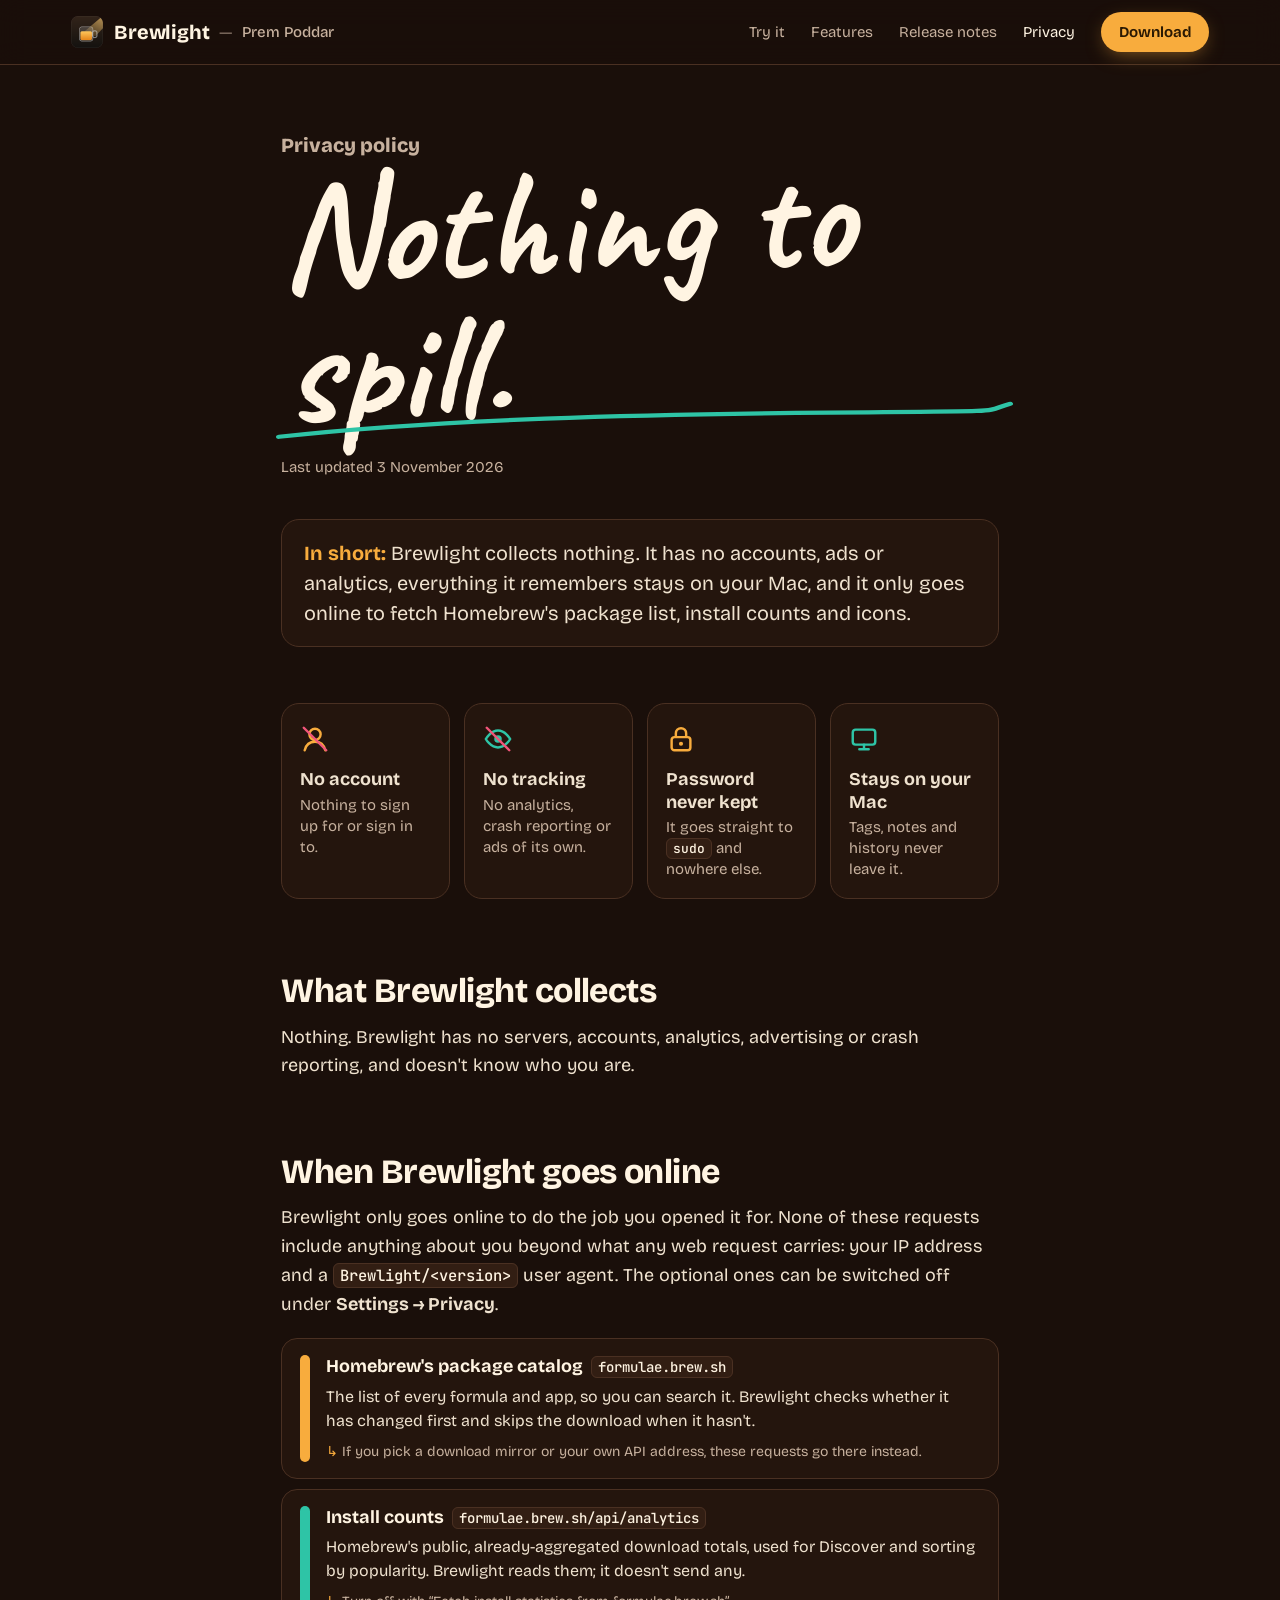
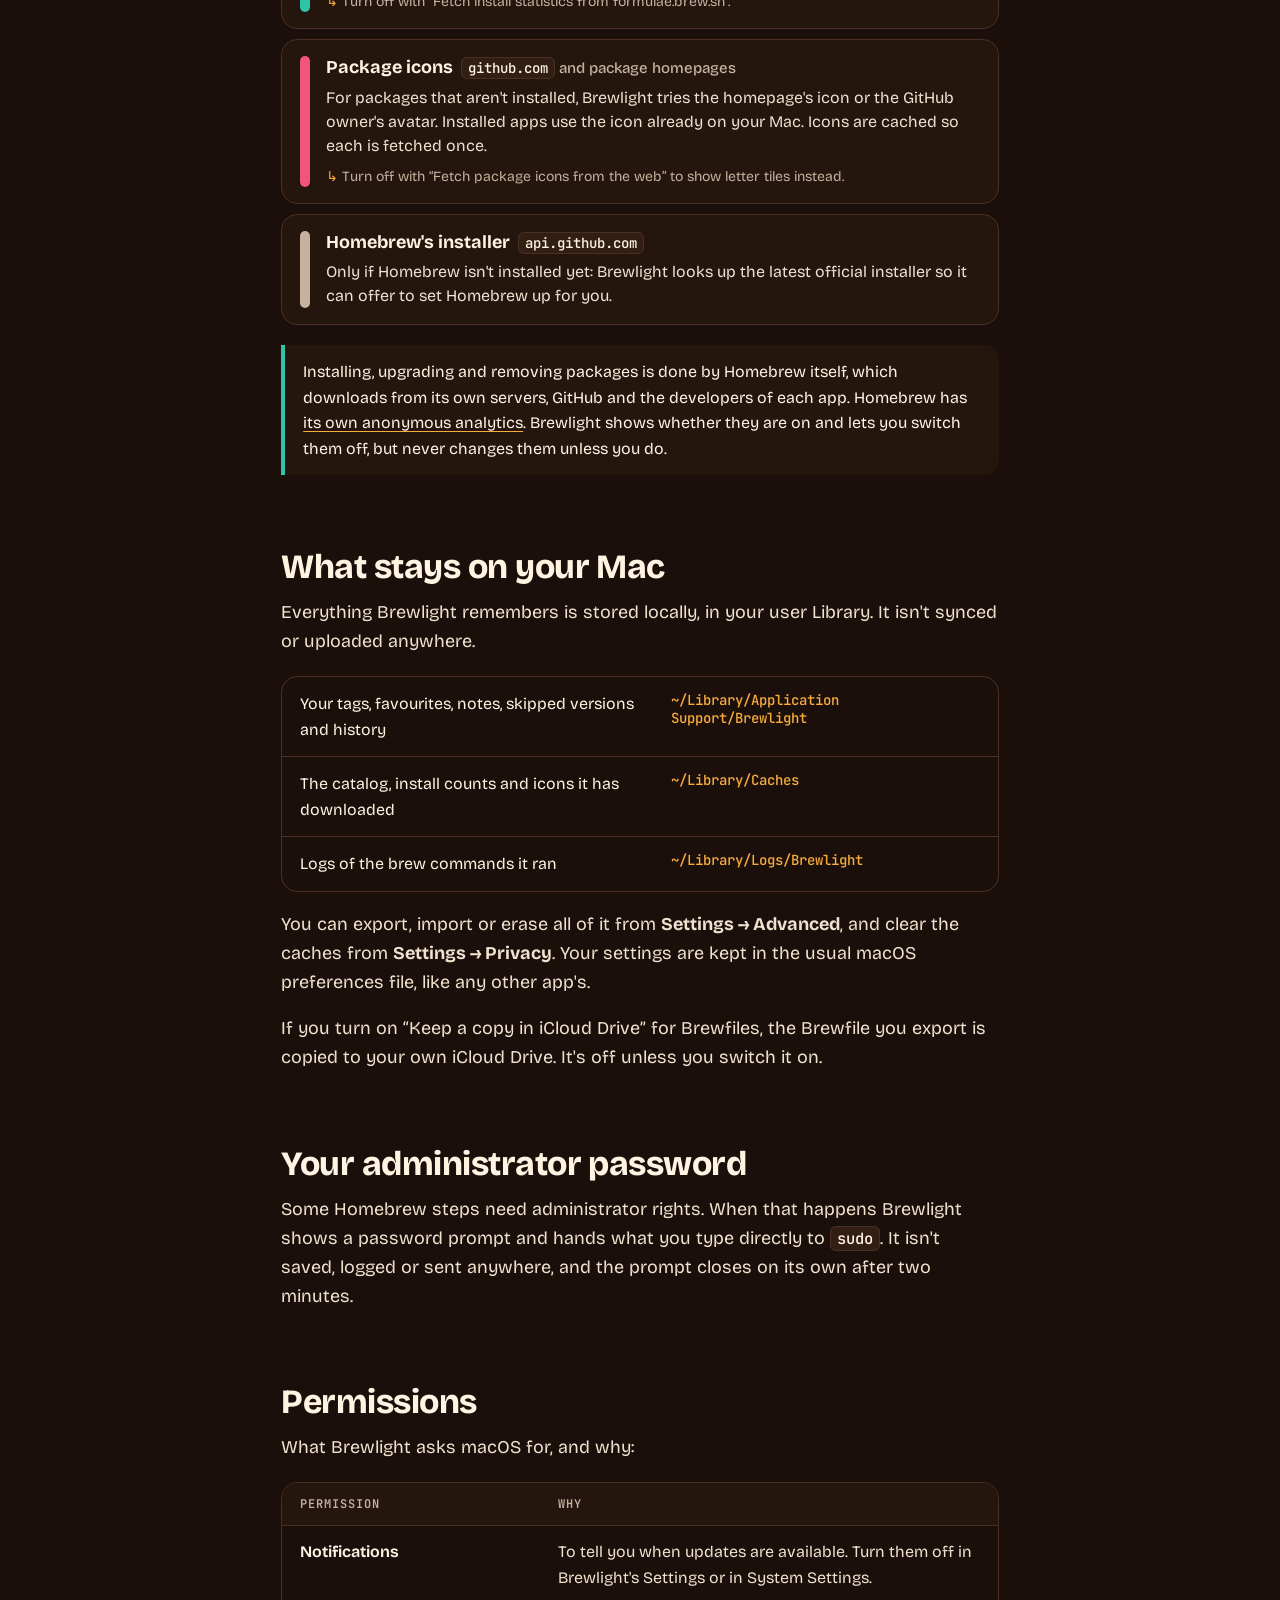
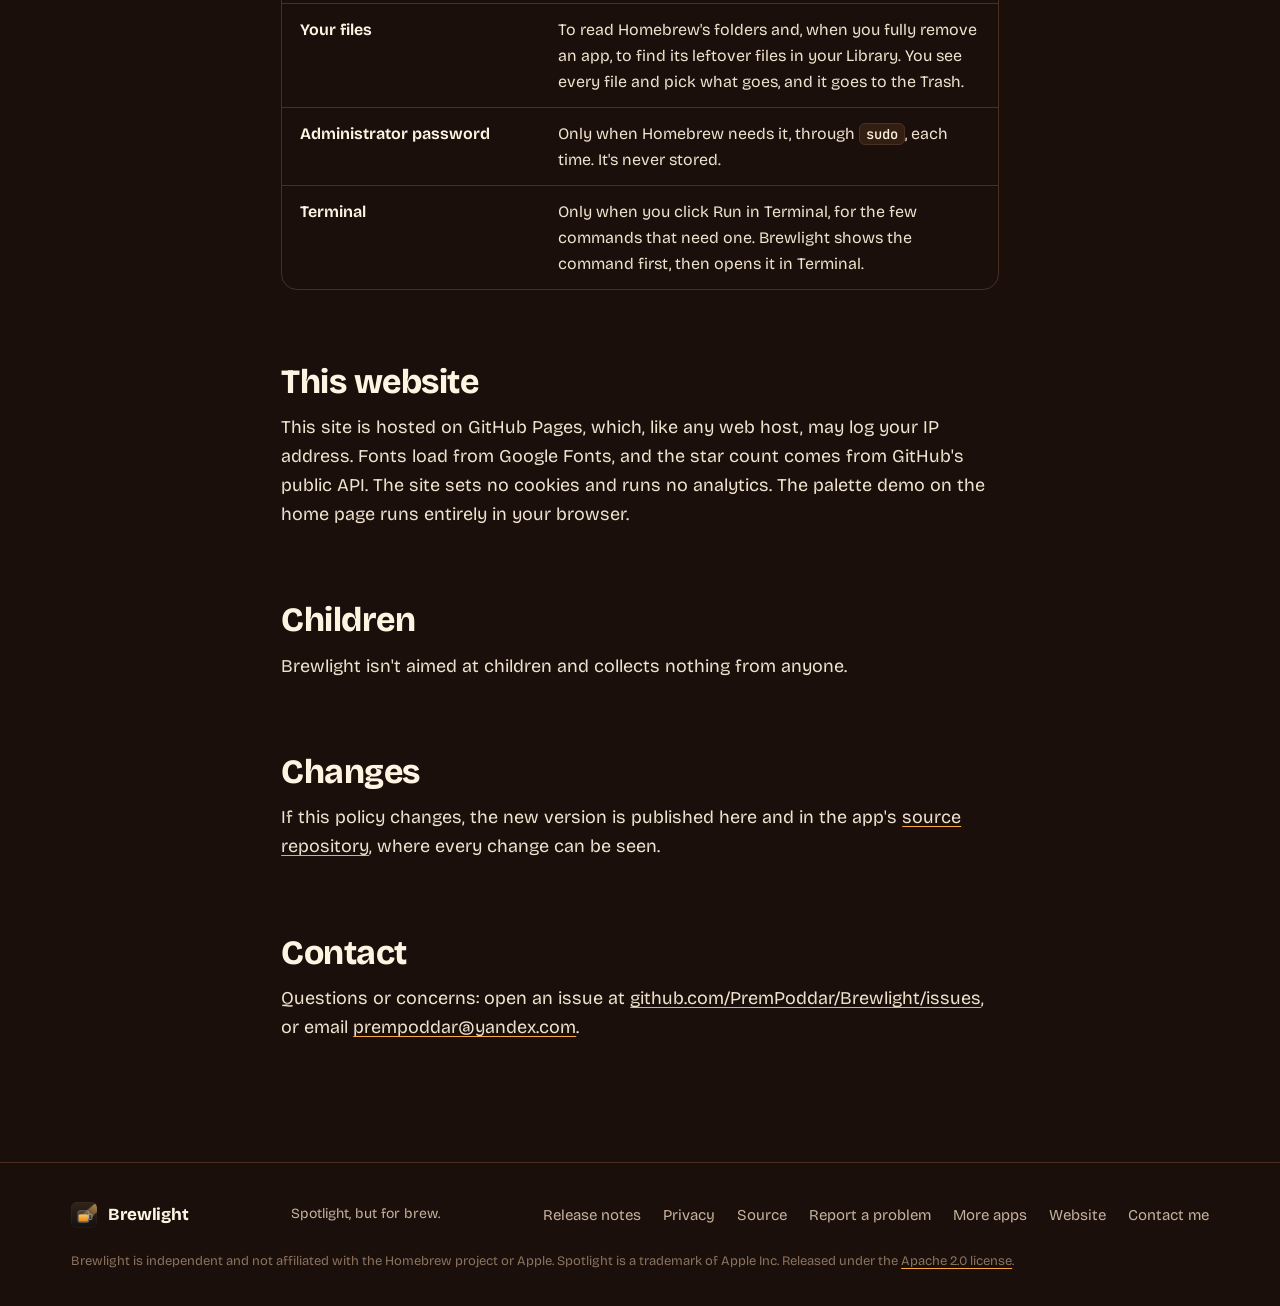
<file: docs/privacy/index.html>
<!doctype html>
<html lang="en">
<head>
<meta charset="utf-8">
<meta name="viewport" content="width=device-width, initial-scale=1">
<title>Privacy policy · Brewlight</title>
<meta name="description" content="Brewlight has no accounts, no tracking and no analytics of its own. Here is exactly what it connects to and what it keeps on your Mac.">
<link rel="icon" type="image/png" href="../assets/favicon.png">
<link rel="apple-touch-icon" href="../assets/icon.png">
<link rel="preconnect" href="https://fonts.googleapis.com">
<link rel="preconnect" href="https://fonts.gstatic.com" crossorigin>
<link href="https://fonts.googleapis.com/css2?family=Caveat:wght@700&family=Bricolage+Grotesque:opsz,wdth,wght@12..96,75..100,300..800&family=JetBrains+Mono:wght@400;600&display=swap" rel="stylesheet">
<link rel="stylesheet" href="../assets/site.css">
<style>
:root {
  --stout: #1A0F0A;
  --stout-2: #24150D;
  --stout-3: #321E13;
  --line: #4A3022;
  --foam: #FFF4E2;
  --muted: #C7B19E;
  --amber: #F8AC3D;
  --cherry: #F2557A;
  --hop: #2EC4A6;
  --ink: #2A1903;
  --display: "Bricolage Grotesque", ui-sans-serif, system-ui, sans-serif;
  --mono: "JetBrains Mono", ui-monospace, Menlo, monospace;
  --gutter: clamp(16px, 4vw, 56px);
}
* { box-sizing: border-box; }
html { -webkit-text-size-adjust: 100%; }
body {
  margin: 0; min-height: 100vh; background: var(--stout); color: var(--foam);
  font-family: var(--display); font-size: 18px; line-height: 1.6; overflow-x: hidden;
}
a { color: inherit; text-decoration-color: var(--amber); text-underline-offset: 3px; }
a:hover { color: var(--amber); }
:focus-visible { outline: 3px solid var(--amber); outline-offset: 3px; border-radius: 6px; }
.wrap { width: 100%; max-width: 1240px; margin: 0 auto; padding: 0 var(--gutter); }
.read { max-width: 820px; }


.hero { padding-top: clamp(24px, 5vw, 64px); }
.kicker { margin: 0 0 4px; font-weight: 800; font-size: clamp(16px, 1.8vw, 20px); color: var(--muted); }
h1 {
  margin: 0; font-family: "Caveat", "Bradley Hand", cursive; font-weight: 700;
  font-size: clamp(76px, 12vw, 160px); line-height: .9; transform: rotate(-2deg); transform-origin: left center;
}
h1 .u { position: relative; display: inline-block; }
.scribble { position: absolute; left: -2%; bottom: -.08em; width: 104%; height: .24em; overflow: visible; pointer-events: none; }
.scribble path { fill: none; stroke: var(--hop); stroke-width: 3.4; stroke-linecap: round; }
.lede { max-width: 34ch; margin: clamp(26px, 3.5vw, 40px) 0 0; font-size: clamp(21px, 2.2vw, 26px); line-height: 1.4; }
.updated { margin: 14px 0 0; color: var(--muted); font-size: 15px; }
.short { margin: clamp(26px, 3.5vw, 40px) 0 0; background: var(--stout-2); border: 1px solid var(--line); border-radius: 18px; padding: 18px 22px; font-size: clamp(18px, 1.8vw, 20px); line-height: 1.5; }
.short b { color: var(--amber); }
.perms { width: 100%; margin-top: 20px; border-collapse: separate; border-spacing: 0; border: 1px solid var(--line); border-radius: 16px; overflow: hidden; font-size: 16px; }
.perms th, .perms td { text-align: left; vertical-align: top; padding: 13px 18px; border-top: 1px solid var(--line); }
.perms thead th { border-top: 0; background: var(--stout-2); font: 600 12px var(--mono); letter-spacing: .08em; text-transform: uppercase; color: var(--muted); }
.perms tbody th { font-weight: 650; color: var(--foam); width: 36%; }
.perms td { color: #EFE2CF; }

.glance {
  list-style: none; margin: clamp(36px, 5vw, 56px) 0 0; padding: 0;
  display: grid; grid-template-columns: repeat(4, minmax(0, 1fr)); gap: 14px;
}
.glance li { background: var(--stout-2); border: 1px solid var(--line); border-radius: 18px; padding: 20px 18px 18px; }
.glance svg { width: 30px; height: 30px; display: block; margin-bottom: 14px; }
.glance b { display: block; font-size: 18px; line-height: 1.25; }
.glance span { display: block; margin-top: 4px; color: var(--muted); font-size: 15px; line-height: 1.4; }

article { padding-bottom: clamp(56px, 8vw, 104px); }
h2 { margin: clamp(48px, 6vw, 72px) 0 12px; font-size: clamp(26px, 3vw, 34px); line-height: 1.15; font-weight: 750; letter-spacing: -0.015em; }
h2 + p { margin-top: 0; }
p, li { color: #EFE2CF; }
ul.plain { padding-left: 1.2em; }
ul.plain li { margin: 6px 0; }
code { font: 500 .86em var(--mono); background: var(--stout-3); border: 1px solid var(--line); border-radius: 6px; padding: 1px 6px; color: var(--foam); word-break: break-word; }

.conns { display: grid; gap: 10px; margin-top: 20px; }
.conn {
  display: grid; grid-template-columns: 10px minmax(0, 1fr); gap: 16px;
  background: var(--stout-2); border: 1px solid var(--line); border-radius: 16px; padding: 16px 18px;
}
.conn i { border-radius: 6px; }
.conn h3 { margin: 0; font-size: 18px; line-height: 1.3; }
.conn h3 code { font-size: 14px; margin-left: 4px; }
.conn .via { font-size: 15px; font-weight: 500; color: var(--muted); }
.conn p { margin: 6px 0 0; font-size: 16px; line-height: 1.5; }
.conn .off { margin-top: 8px; font-size: 14px; color: var(--muted); }
.conn .off::before { content: "↳ "; color: var(--amber); }

.files { margin-top: 20px; border: 1px solid var(--line); border-radius: 16px; overflow: hidden; }
.files div { display: grid; grid-template-columns: minmax(0, 1.15fr) minmax(0, 1fr); gap: 16px; padding: 14px 18px; border-top: 1px solid var(--line); font-size: 16px; }
.files div:first-child { border-top: 0; }
.files code { background: none; border: 0; padding: 0; color: var(--amber); font-size: 14px; }

.note { margin-top: 20px; background: var(--stout-2); border-left: 4px solid var(--hop); border-radius: 0 14px 14px 0; padding: 14px 18px; font-size: 16px; }


@media (max-width: 900px) { .glance { grid-template-columns: repeat(2, minmax(0, 1fr)); } }
@media (max-width: 560px) {
  .files div { grid-template-columns: 1fr; gap: 2px; }
  .glance li { padding: 16px 14px; }
  .perms, .perms tbody, .perms tr, .perms th, .perms td { display: block; width: auto; }
  .perms thead { display: none; }
  .perms tbody th { padding-bottom: 0; }
  .perms td { border-top: 0; padding-top: 4px; }
}
</style>
</head>
<body>

<nav class="site-nav" aria-label="Main">
  <div class="wrap">
    <div class="brand-line"><a class="brand" href="../"><img src="../assets/icon.png" alt="" width="32" height="32">Brewlight</a><span class="by-sep">—</span><a class="by" href="https://prempoddar.is-a.dev">Prem Poddar</a></div>
    <div class="nav-links">
      <a href="../#try">Try it</a>
      <a href="../#features">Features</a>
      <a href="../changelog/">Release notes</a>
      <a href="../privacy/" aria-current="page">Privacy</a>
      <a href="../#download" class="nav-cta">Download</a>
    </div>
  </div>
</nav>

<main class="wrap read">
  <section class="hero">
    <p class="kicker">Privacy policy</p>
    <h1><span class="u">Nothing to spill.<svg class="scribble" viewBox="0 0 400 30" preserveAspectRatio="none" aria-hidden="true"><path d="M4 16 C 90 6, 200 8, 300 12 S 380 16, 396 10"/></svg></span></h1>
    <p class="updated">Last updated 3 November 2026</p>
    <p class="short"><b>In short:</b> Brewlight collects nothing. It has no accounts, ads or analytics, everything it remembers stays on your Mac, and it only goes online to fetch Homebrew's package list, install counts and icons.</p>

    <ul class="glance">
      <li>
        <svg viewBox="0 0 32 32" aria-hidden="true"><circle cx="16" cy="11" r="6" fill="none" stroke="#F8AC3D" stroke-width="2.6"/><path d="M5 28c1.5-6 6-9 11-9s9.5 3 11 9" fill="none" stroke="#F8AC3D" stroke-width="2.6" stroke-linecap="round"/><path d="M4 4l24 24" stroke="#F2557A" stroke-width="2.6" stroke-linecap="round"/></svg>
        <b>No account</b><span>Nothing to sign up for or sign in to.</span>
      </li>
      <li>
        <svg viewBox="0 0 32 32" aria-hidden="true"><path d="M3 16s5-9 13-9 13 9 13 9-5 9-13 9S3 16 3 16z" fill="none" stroke="#2EC4A6" stroke-width="2.6" stroke-linejoin="round"/><circle cx="16" cy="16" r="4" fill="#2EC4A6"/><path d="M4 4l24 24" stroke="#F2557A" stroke-width="2.6" stroke-linecap="round"/></svg>
        <b>No tracking</b><span>No analytics, crash reporting or ads of its own.</span>
      </li>
      <li>
        <svg viewBox="0 0 32 32" aria-hidden="true"><rect x="6" y="14" width="20" height="14" rx="3" fill="none" stroke="#F8AC3D" stroke-width="2.6"/><path d="M10.5 14V10a5.5 5.5 0 0 1 11 0v4" fill="none" stroke="#F8AC3D" stroke-width="2.6"/><circle cx="16" cy="21" r="2.2" fill="#F8AC3D"/></svg>
        <b>Password never kept</b><span>It goes straight to <code>sudo</code> and nowhere else.</span>
      </li>
      <li>
        <svg viewBox="0 0 32 32" aria-hidden="true"><rect x="4" y="6" width="24" height="16" rx="3" fill="none" stroke="#2EC4A6" stroke-width="2.6"/><path d="M11 27h10M16 22v5" stroke="#2EC4A6" stroke-width="2.6" stroke-linecap="round"/></svg>
        <b>Stays on your Mac</b><span>Tags, notes and history never leave it.</span>
      </li>
    </ul>
  </section>

  <article>
    <h2>What Brewlight collects</h2>
    <p>Nothing. Brewlight has no servers, accounts, analytics, advertising or crash reporting, and doesn't know who you are.</p>

    <h2>When Brewlight goes online</h2>
    <p>Brewlight only goes online to do the job you opened it for. None of these requests include anything about you beyond what any web request carries: your IP address and a <code>Brewlight/&lt;version&gt;</code> user agent. The optional ones can be switched off under <b>Settings → Privacy</b>.</p>

    <div class="conns">
      <div class="conn"><i style="background: var(--amber)"></i><div>
        <h3>Homebrew's package catalog <code>formulae.brew.sh</code></h3>
        <p>The list of every formula and app, so you can search it. Brewlight checks whether it has changed first and skips the download when it hasn't.</p>
        <p class="off">If you pick a download mirror or your own API address, these requests go there instead.</p>
      </div></div>
      <div class="conn"><i style="background: var(--hop)"></i><div>
        <h3>Install counts <code>formulae.brew.sh/api/analytics</code></h3>
        <p>Homebrew's public, already-aggregated download totals, used for Discover and sorting by popularity. Brewlight reads them; it doesn't send any.</p>
        <p class="off">Turn off with “Fetch install statistics from formulae.brew.sh”.</p>
      </div></div>
      <div class="conn"><i style="background: var(--cherry)"></i><div>
        <h3>Package icons <code>github.com</code> <span class="via">and package homepages</span></h3>
        <p>For packages that aren't installed, Brewlight tries the homepage's icon or the GitHub owner's avatar. Installed apps use the icon already on your Mac. Icons are cached so each is fetched once.</p>
        <p class="off">Turn off with “Fetch package icons from the web” to show letter tiles instead.</p>
      </div></div>
      <div class="conn"><i style="background: var(--muted)"></i><div>
        <h3>Homebrew's installer <code>api.github.com</code></h3>
        <p>Only if Homebrew isn't installed yet: Brewlight looks up the latest official installer so it can offer to set Homebrew up for you.</p>
      </div></div>
    </div>

    <div class="note">Installing, upgrading and removing packages is done by Homebrew itself, which downloads from its own servers, GitHub and the developers of each app. Homebrew has <a href="https://docs.brew.sh/Analytics">its own anonymous analytics</a>. Brewlight shows whether they are on and lets you switch them off, but never changes them unless you do.</div>

    <h2>What stays on your Mac</h2>
    <p>Everything Brewlight remembers is stored locally, in your user Library. It isn't synced or uploaded anywhere.</p>
    <div class="files">
      <div><span>Your tags, favourites, notes, skipped versions and history</span><code>~/Library/Application Support/Brewlight</code></div>
      <div><span>The catalog, install counts and icons it has downloaded</span><code>~/Library/Caches</code></div>
      <div><span>Logs of the brew commands it ran</span><code>~/Library/Logs/Brewlight</code></div>
    </div>
    <p>You can export, import or erase all of it from <b>Settings → Advanced</b>, and clear the caches from <b>Settings → Privacy</b>. Your settings are kept in the usual macOS preferences file, like any other app's.</p>
    <p>If you turn on “Keep a copy in iCloud Drive” for Brewfiles, the Brewfile you export is copied to your own iCloud Drive. It's off unless you switch it on.</p>

    <h2>Your administrator password</h2>
    <p>Some Homebrew steps need administrator rights. When that happens Brewlight shows a password prompt and hands what you type directly to <code>sudo</code>. It isn't saved, logged or sent anywhere, and the prompt closes on its own after two minutes.</p>

    <h2>Permissions</h2>
    <p>What Brewlight asks macOS for, and why:</p>
    <table class="perms">
      <thead><tr><th scope="col">Permission</th><th scope="col">Why</th></tr></thead>
      <tbody>
        <tr><th scope="row">Notifications</th><td>To tell you when updates are available. Turn them off in Brewlight's Settings or in System Settings.</td></tr>
        <tr><th scope="row">Your files</th><td>To read Homebrew's folders and, when you fully remove an app, to find its leftover files in your Library. You see every file and pick what goes, and it goes to the Trash.</td></tr>
        <tr><th scope="row">Administrator password</th><td>Only when Homebrew needs it, through <code>sudo</code>, each time. It's never stored.</td></tr>
        <tr><th scope="row">Terminal</th><td>Only when you click Run in Terminal, for the few commands that need one. Brewlight shows the command first, then opens it in Terminal.</td></tr>
      </tbody>
    </table>

    <h2>This website</h2>
    <p>This site is hosted on GitHub Pages, which, like any web host, may log your IP address. Fonts load from Google Fonts, and the star count comes from GitHub's public API. The site sets no cookies and runs no analytics. The palette demo on the home page runs entirely in your browser.</p>

    <h2>Children</h2>
    <p>Brewlight isn't aimed at children and collects nothing from anyone.</p>

    <h2>Changes</h2>
    <p>If this policy changes, the new version is published here and in the app's <a href="https://github.com/PremPoddar/Brewlight">source repository</a>, where every change can be seen.</p>

    <h2 id="contact">Contact</h2>
    <p>Questions or concerns: open an issue at <a href="https://github.com/PremPoddar/Brewlight/issues">github.com/PremPoddar/Brewlight/issues</a>, or email <a href="mailto:prempoddar@yandex.com">prempoddar@yandex.com</a>.</p>
  </article>
</main>

<footer class="site-foot">
  <div class="wrap">
    <div class="row">
      <a class="brand" href="../"><img src="../assets/icon.png" alt="" width="26" height="26">Brewlight</a>
      <div class="foot-note">Spotlight, but for brew.</div>
      <div class="links">
        <a href="../changelog/">Release notes</a>
        <a href="../privacy/">Privacy</a>
        <a href="https://github.com/PremPoddar/Brewlight">Source</a>
        <a href="https://github.com/PremPoddar/Brewlight/issues">Report a problem</a>
        <a href="https://prempoddar.is-a.dev/apps/">More apps</a>
        <a href="https://prempoddar.is-a.dev">Website</a>
        <a href="mailto:prempoddar@yandex.com">Contact me</a>
      </div>
    </div>
    <p class="legal">Brewlight is independent and not affiliated with the Homebrew project or Apple. Spotlight is a trademark of Apple Inc. Released under the <a href="https://github.com/PremPoddar/Brewlight/blob/main/LICENSE">Apache 2.0 license</a>.</p>
  </div>
</footer>


</body>
</html>
</file>
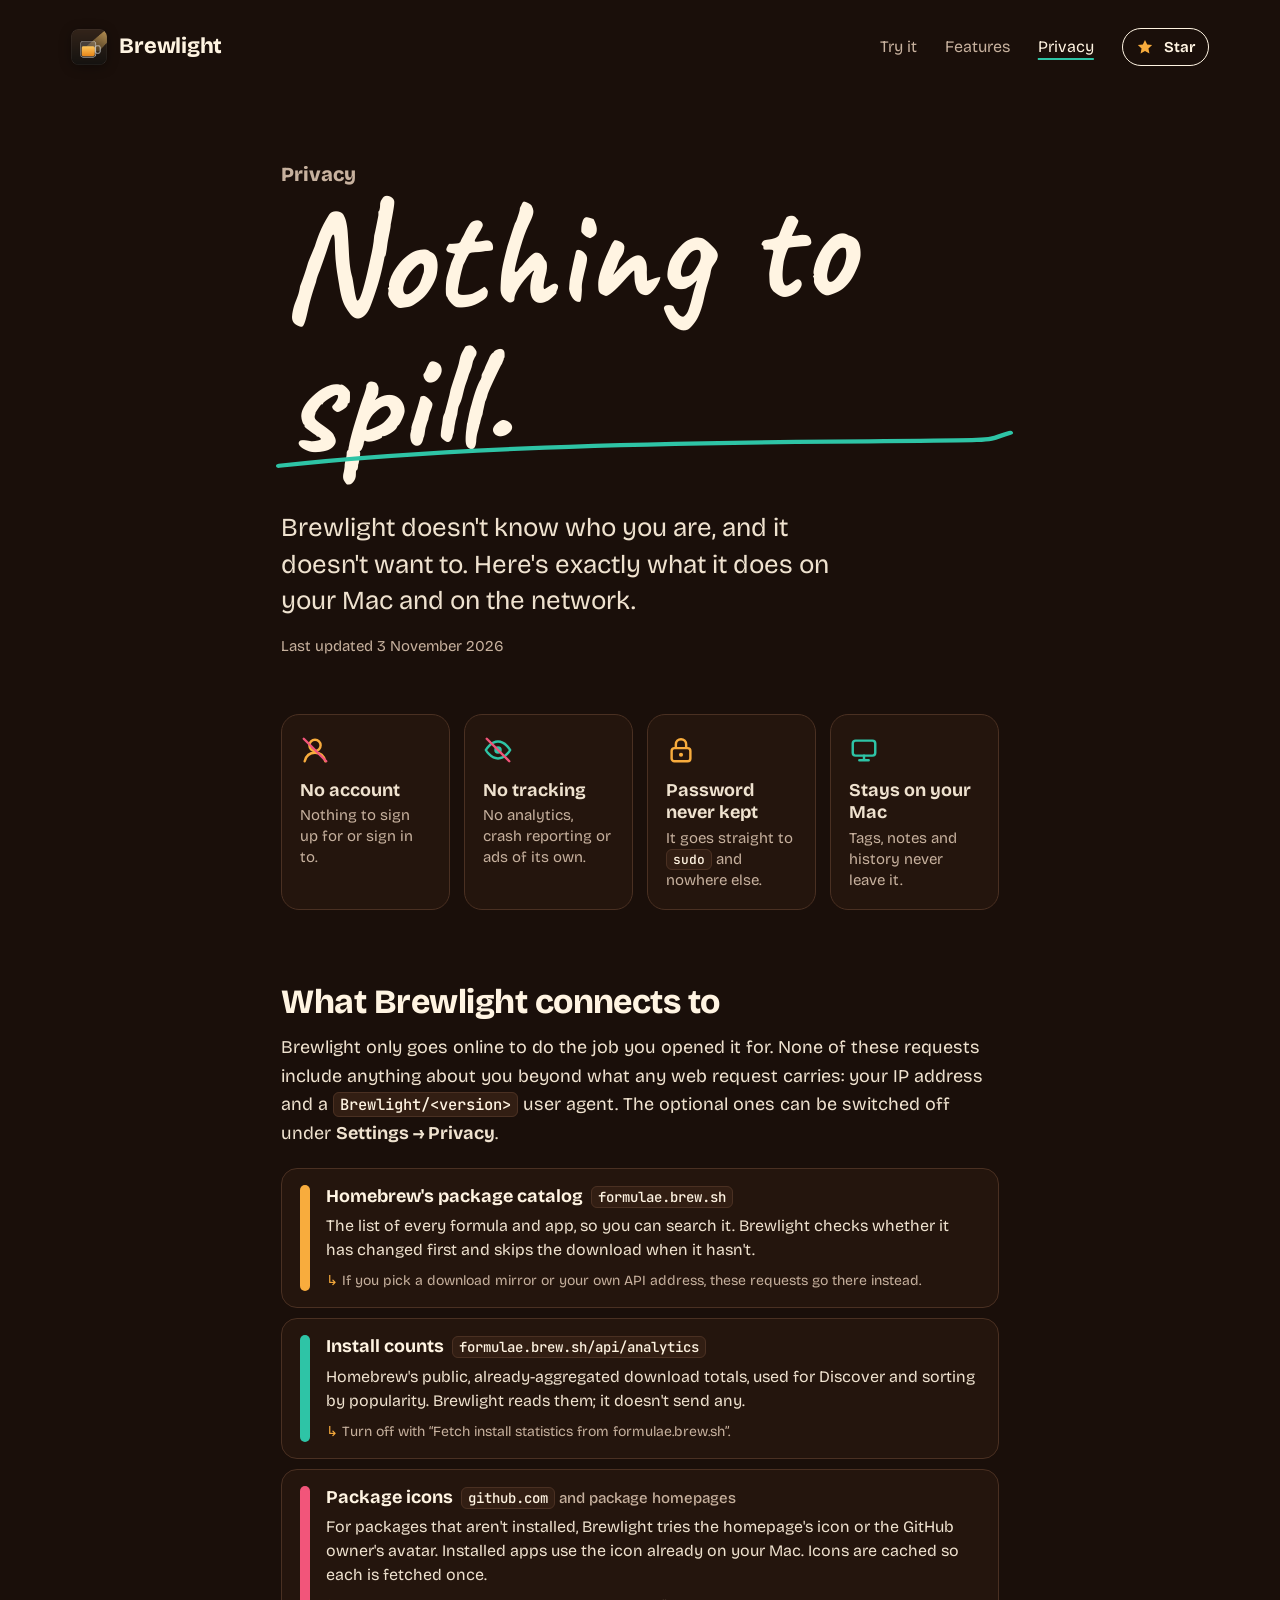
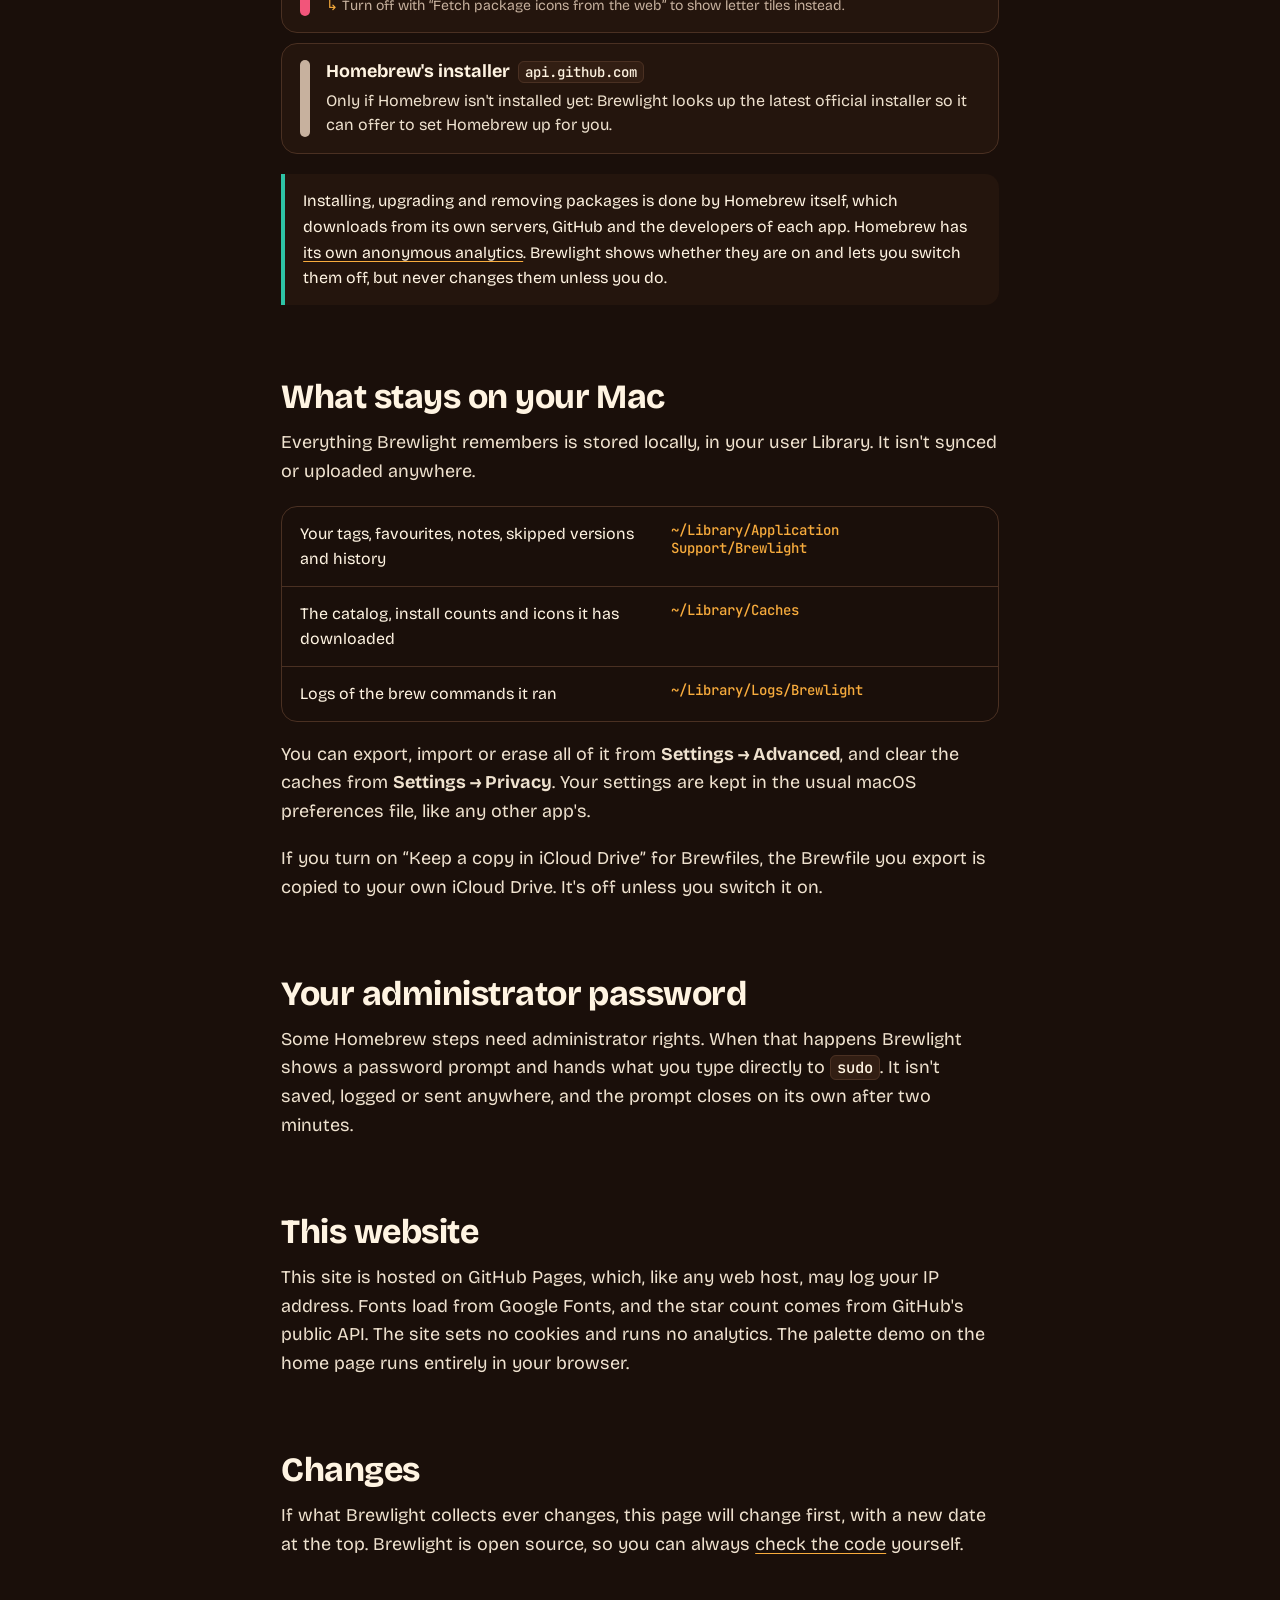
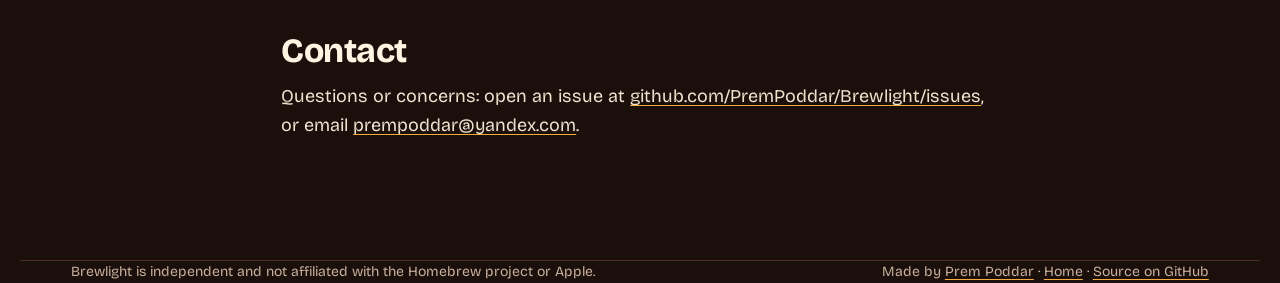
<file: docs/privacy.html>
<!doctype html>
<html lang="en">
<head>
<meta charset="utf-8">
<meta name="viewport" content="width=device-width, initial-scale=1">
<title>Privacy · Brewlight</title>
<meta name="description" content="Brewlight has no accounts, no tracking and no analytics of its own. Here is exactly what it connects to and what it keeps on your Mac.">
<link rel="icon" type="image/png" href="assets/favicon.png">
<link rel="apple-touch-icon" href="assets/icon.png">
<link rel="preconnect" href="https://fonts.googleapis.com">
<link rel="preconnect" href="https://fonts.gstatic.com" crossorigin>
<link href="https://fonts.googleapis.com/css2?family=Caveat:wght@700&family=Bricolage+Grotesque:opsz,wdth,wght@12..96,75..100,300..800&family=JetBrains+Mono:wght@400;600&display=swap" rel="stylesheet">
<style>
:root {
  --stout: #1A0F0A;
  --stout-2: #24150D;
  --stout-3: #321E13;
  --line: #4A3022;
  --foam: #FFF4E2;
  --muted: #C7B19E;
  --amber: #F8AC3D;
  --cherry: #F2557A;
  --hop: #2EC4A6;
  --ink: #2A1903;
  --display: "Bricolage Grotesque", ui-sans-serif, system-ui, sans-serif;
  --mono: "JetBrains Mono", ui-monospace, Menlo, monospace;
  --gutter: clamp(16px, 4vw, 56px);
}
* { box-sizing: border-box; }
html { -webkit-text-size-adjust: 100%; }
body {
  margin: 0; min-height: 100vh; background: var(--stout); color: var(--foam);
  font-family: var(--display); font-size: 18px; line-height: 1.6; overflow-x: hidden;
}
a { color: inherit; text-decoration-color: var(--amber); text-underline-offset: 3px; }
a:hover { color: var(--amber); }
:focus-visible { outline: 3px solid var(--amber); outline-offset: 3px; border-radius: 6px; }
.wrap { width: 100%; max-width: 1240px; margin: 0 auto; padding: 0 var(--gutter); }
.read { max-width: 820px; }

nav { display: flex; align-items: center; justify-content: space-between; gap: 16px; padding-top: 28px; padding-bottom: 28px; }
.brand { display: flex; align-items: center; gap: 12px; font-weight: 750; font-size: 22px; text-decoration: none; letter-spacing: -0.01em; }
.brand:hover { color: var(--foam); }
.brand img { width: 36px; height: 36px; display: block; filter: drop-shadow(0 2px 6px rgba(0,0,0,.35)); }
.nav-links { display: flex; align-items: center; gap: 28px; font-size: 16px; }
.nav-links a { text-decoration: none; color: var(--muted); }
.nav-links a:hover { color: var(--foam); }
.nav-links a[aria-current="page"] { color: var(--foam); text-decoration: underline; text-decoration-color: var(--hop); text-decoration-thickness: 2px; text-underline-offset: 6px; }
.star {
  display: inline-flex; align-items: center; gap: 10px; text-decoration: none; font-weight: 650;
  border: 1.5px solid var(--foam); border-radius: 999px; color: var(--foam);
}
.nav-links .star { padding: 6px 13px; font-size: 15px; color: var(--foam); }
.nav-links .star:hover { background: var(--foam); color: var(--stout); }
.star svg { width: 18px; height: 18px; fill: var(--amber); }
.star .count { font-variant-numeric: tabular-nums; border-left: 1px solid currentColor; padding-left: 10px; opacity: .8; }
.star .count:empty { display: none; }

.hero { padding-top: clamp(24px, 5vw, 64px); }
.kicker { margin: 0 0 4px; font-weight: 800; font-size: clamp(16px, 1.8vw, 20px); color: var(--muted); }
h1 {
  margin: 0; font-family: "Caveat", "Bradley Hand", cursive; font-weight: 700;
  font-size: clamp(76px, 12vw, 160px); line-height: .9; transform: rotate(-2deg); transform-origin: left center;
}
h1 .u { position: relative; display: inline-block; }
.scribble { position: absolute; left: -2%; bottom: -.08em; width: 104%; height: .24em; overflow: visible; pointer-events: none; }
.scribble path { fill: none; stroke: var(--hop); stroke-width: 3.4; stroke-linecap: round; }
.lede { max-width: 34ch; margin: clamp(26px, 3.5vw, 40px) 0 0; font-size: clamp(21px, 2.2vw, 26px); line-height: 1.4; }
.updated { margin: 14px 0 0; color: var(--muted); font-size: 15px; }

.glance {
  list-style: none; margin: clamp(36px, 5vw, 56px) 0 0; padding: 0;
  display: grid; grid-template-columns: repeat(4, minmax(0, 1fr)); gap: 14px;
}
.glance li { background: var(--stout-2); border: 1px solid var(--line); border-radius: 18px; padding: 20px 18px 18px; }
.glance svg { width: 30px; height: 30px; display: block; margin-bottom: 14px; }
.glance b { display: block; font-size: 18px; line-height: 1.25; }
.glance span { display: block; margin-top: 4px; color: var(--muted); font-size: 15px; line-height: 1.4; }

article { padding-bottom: clamp(56px, 8vw, 104px); }
h2 { margin: clamp(48px, 6vw, 72px) 0 12px; font-size: clamp(26px, 3vw, 34px); line-height: 1.15; font-weight: 750; letter-spacing: -0.015em; }
h2 + p { margin-top: 0; }
p, li { color: #EFE2CF; }
ul.plain { padding-left: 1.2em; }
ul.plain li { margin: 6px 0; }
code { font: 500 .86em var(--mono); background: var(--stout-3); border: 1px solid var(--line); border-radius: 6px; padding: 1px 6px; color: var(--foam); word-break: break-word; }

.conns { display: grid; gap: 10px; margin-top: 20px; }
.conn {
  display: grid; grid-template-columns: 10px minmax(0, 1fr); gap: 16px;
  background: var(--stout-2); border: 1px solid var(--line); border-radius: 16px; padding: 16px 18px;
}
.conn i { border-radius: 6px; }
.conn h3 { margin: 0; font-size: 18px; line-height: 1.3; }
.conn h3 code { font-size: 14px; margin-left: 4px; }
.conn .via { font-size: 15px; font-weight: 500; color: var(--muted); }
.conn p { margin: 6px 0 0; font-size: 16px; line-height: 1.5; }
.conn .off { margin-top: 8px; font-size: 14px; color: var(--muted); }
.conn .off::before { content: "↳ "; color: var(--amber); }

.files { margin-top: 20px; border: 1px solid var(--line); border-radius: 16px; overflow: hidden; }
.files div { display: grid; grid-template-columns: minmax(0, 1.15fr) minmax(0, 1fr); gap: 16px; padding: 14px 18px; border-top: 1px solid var(--line); font-size: 16px; }
.files div:first-child { border-top: 0; }
.files code { background: none; border: 0; padding: 0; color: var(--amber); font-size: 14px; }

.note { margin-top: 20px; background: var(--stout-2); border-left: 4px solid var(--hop); border-radius: 0 14px 14px 0; padding: 14px 18px; font-size: 16px; }

footer { border-top: 1px solid var(--line); padding-top: 28px; padding-bottom: 40px; font-size: 14px; color: var(--muted); display: flex; justify-content: space-between; gap: 20px; flex-wrap: wrap; }
footer p { margin: 0; max-width: 60ch; color: var(--muted); }

@media (max-width: 900px) { .glance { grid-template-columns: repeat(2, minmax(0, 1fr)); } }
@media (max-width: 560px) {
  .nav-links { gap: 18px; }
  .nav-links a.hide-sm { display: none; }
  .files div { grid-template-columns: 1fr; gap: 2px; }
  .glance li { padding: 16px 14px; }
}
</style>
</head>
<body>

<header class="wrap">
  <nav aria-label="Main">
    <a class="brand" href="./">
      <img src="assets/icon.png" alt="" width="36" height="36">
      Brewlight
    </a>
    <div class="nav-links">
      <a href="./#try" class="hide-sm">Try it</a>
      <a href="./#features" class="hide-sm">Features</a>
      <a href="privacy.html" aria-current="page">Privacy</a>
      <a class="star" href="https://github.com/prempoddar/Brewlight"><svg viewBox="0 0 24 24" aria-hidden="true"><path d="M12 2.5l2.9 6.1 6.6.8-4.9 4.6 1.3 6.6L12 17.3l-5.9 3.3 1.3-6.6L2.5 9.4l6.6-.8z"/></svg>Star<span class="count" data-stars></span></a>
    </div>
  </nav>
</header>

<main class="wrap read">
  <section class="hero">
    <p class="kicker">Privacy</p>
    <h1><span class="u">Nothing to spill.<svg class="scribble" viewBox="0 0 400 30" preserveAspectRatio="none" aria-hidden="true"><path d="M4 16 C 90 6, 200 8, 300 12 S 380 16, 396 10"/></svg></span></h1>
    <p class="lede">Brewlight doesn't know who you are, and it doesn't want to. Here's exactly what it does on your Mac and on the network.</p>
    <p class="updated">Last updated 3 November 2026</p>

    <ul class="glance">
      <li>
        <svg viewBox="0 0 32 32" aria-hidden="true"><circle cx="16" cy="11" r="6" fill="none" stroke="#F8AC3D" stroke-width="2.6"/><path d="M5 28c1.5-6 6-9 11-9s9.5 3 11 9" fill="none" stroke="#F8AC3D" stroke-width="2.6" stroke-linecap="round"/><path d="M4 4l24 24" stroke="#F2557A" stroke-width="2.6" stroke-linecap="round"/></svg>
        <b>No account</b><span>Nothing to sign up for or sign in to.</span>
      </li>
      <li>
        <svg viewBox="0 0 32 32" aria-hidden="true"><path d="M3 16s5-9 13-9 13 9 13 9-5 9-13 9S3 16 3 16z" fill="none" stroke="#2EC4A6" stroke-width="2.6" stroke-linejoin="round"/><circle cx="16" cy="16" r="4" fill="#2EC4A6"/><path d="M4 4l24 24" stroke="#F2557A" stroke-width="2.6" stroke-linecap="round"/></svg>
        <b>No tracking</b><span>No analytics, crash reporting or ads of its own.</span>
      </li>
      <li>
        <svg viewBox="0 0 32 32" aria-hidden="true"><rect x="6" y="14" width="20" height="14" rx="3" fill="none" stroke="#F8AC3D" stroke-width="2.6"/><path d="M10.5 14V10a5.5 5.5 0 0 1 11 0v4" fill="none" stroke="#F8AC3D" stroke-width="2.6"/><circle cx="16" cy="21" r="2.2" fill="#F8AC3D"/></svg>
        <b>Password never kept</b><span>It goes straight to <code>sudo</code> and nowhere else.</span>
      </li>
      <li>
        <svg viewBox="0 0 32 32" aria-hidden="true"><rect x="4" y="6" width="24" height="16" rx="3" fill="none" stroke="#2EC4A6" stroke-width="2.6"/><path d="M11 27h10M16 22v5" stroke="#2EC4A6" stroke-width="2.6" stroke-linecap="round"/></svg>
        <b>Stays on your Mac</b><span>Tags, notes and history never leave it.</span>
      </li>
    </ul>
  </section>

  <article>
    <h2>What Brewlight connects to</h2>
    <p>Brewlight only goes online to do the job you opened it for. None of these requests include anything about you beyond what any web request carries: your IP address and a <code>Brewlight/&lt;version&gt;</code> user agent. The optional ones can be switched off under <b>Settings → Privacy</b>.</p>

    <div class="conns">
      <div class="conn"><i style="background: var(--amber)"></i><div>
        <h3>Homebrew's package catalog <code>formulae.brew.sh</code></h3>
        <p>The list of every formula and app, so you can search it. Brewlight checks whether it has changed first and skips the download when it hasn't.</p>
        <p class="off">If you pick a download mirror or your own API address, these requests go there instead.</p>
      </div></div>
      <div class="conn"><i style="background: var(--hop)"></i><div>
        <h3>Install counts <code>formulae.brew.sh/api/analytics</code></h3>
        <p>Homebrew's public, already-aggregated download totals, used for Discover and sorting by popularity. Brewlight reads them; it doesn't send any.</p>
        <p class="off">Turn off with “Fetch install statistics from formulae.brew.sh”.</p>
      </div></div>
      <div class="conn"><i style="background: var(--cherry)"></i><div>
        <h3>Package icons <code>github.com</code> <span class="via">and package homepages</span></h3>
        <p>For packages that aren't installed, Brewlight tries the homepage's icon or the GitHub owner's avatar. Installed apps use the icon already on your Mac. Icons are cached so each is fetched once.</p>
        <p class="off">Turn off with “Fetch package icons from the web” to show letter tiles instead.</p>
      </div></div>
      <div class="conn"><i style="background: var(--muted)"></i><div>
        <h3>Homebrew's installer <code>api.github.com</code></h3>
        <p>Only if Homebrew isn't installed yet: Brewlight looks up the latest official installer so it can offer to set Homebrew up for you.</p>
      </div></div>
    </div>

    <div class="note">Installing, upgrading and removing packages is done by Homebrew itself, which downloads from its own servers, GitHub and the developers of each app. Homebrew has <a href="https://docs.brew.sh/Analytics">its own anonymous analytics</a>. Brewlight shows whether they are on and lets you switch them off, but never changes them unless you do.</div>

    <h2>What stays on your Mac</h2>
    <p>Everything Brewlight remembers is stored locally, in your user Library. It isn't synced or uploaded anywhere.</p>
    <div class="files">
      <div><span>Your tags, favourites, notes, skipped versions and history</span><code>~/Library/Application Support/Brewlight</code></div>
      <div><span>The catalog, install counts and icons it has downloaded</span><code>~/Library/Caches</code></div>
      <div><span>Logs of the brew commands it ran</span><code>~/Library/Logs/Brewlight</code></div>
    </div>
    <p>You can export, import or erase all of it from <b>Settings → Advanced</b>, and clear the caches from <b>Settings → Privacy</b>. Your settings are kept in the usual macOS preferences file, like any other app's.</p>
    <p>If you turn on “Keep a copy in iCloud Drive” for Brewfiles, the Brewfile you export is copied to your own iCloud Drive. It's off unless you switch it on.</p>

    <h2>Your administrator password</h2>
    <p>Some Homebrew steps need administrator rights. When that happens Brewlight shows a password prompt and hands what you type directly to <code>sudo</code>. It isn't saved, logged or sent anywhere, and the prompt closes on its own after two minutes.</p>

    <h2>This website</h2>
    <p>This site is hosted on GitHub Pages, which, like any web host, may log your IP address. Fonts load from Google Fonts, and the star count comes from GitHub's public API. The site sets no cookies and runs no analytics. The palette demo on the home page runs entirely in your browser.</p>

    <h2>Changes</h2>
    <p>If what Brewlight collects ever changes, this page will change first, with a new date at the top. Brewlight is open source, so you can always <a href="https://github.com/PremPoddar/Brewlight">check the code</a> yourself.</p>

    <h2 id="contact">Contact</h2>
    <p>Questions or concerns: open an issue at <a href="https://github.com/PremPoddar/Brewlight/issues">github.com/PremPoddar/Brewlight/issues</a>, or email <a href="mailto:prempoddar@yandex.com">prempoddar@yandex.com</a>.</p>
  </article>
</main>

<footer class="wrap">
  <p>Brewlight is independent and not affiliated with the Homebrew project or Apple.</p>
  <span>Made by <a href="https://prempoddar.is-a.dev">Prem Poddar</a> · <a href="./">Home</a> · <a href="https://github.com/PremPoddar/Brewlight">Source on GitHub</a></span>
</footer>

<script>
fetch("https://api.github.com/repos/prempoddar/Brewlight")
  .then(r => r.ok ? r.json() : null)
  .then(d => { if (d && typeof d.stargazers_count === "number") document.querySelectorAll("[data-stars]").forEach(e => e.textContent = d.stargazers_count.toLocaleString()); })
  .catch(() => {});
</script>

</body>
</html>
</file>
<file: docs/assets/site.css>
/* Header and footer shared by every page. Pages define the colour tokens. */
html { scroll-padding-top: 84px; }

.site-nav {
  position: sticky; top: 0; z-index: 50;
  background: rgba(26, 15, 10, .72); border-bottom: 1px solid var(--line);
  -webkit-backdrop-filter: blur(14px); backdrop-filter: blur(14px);
}
.site-nav .wrap { display: flex; align-items: center; justify-content: space-between; gap: 16px; height: 64px; }
.brand {
  display: flex; align-items: center; gap: 11px; color: var(--foam);
  font-weight: 750; font-size: 20px; letter-spacing: -0.01em; text-decoration: none;
}
.brand img { width: 32px; height: 32px; display: block; }
.brand-line { display: flex; align-items: center; gap: 10px; min-width: 0; }
.by-sep { color: var(--muted); opacity: .55; }
.by { color: var(--muted); text-decoration: none; font-weight: 500; font-size: 15px; white-space: nowrap; transition: color .2s; }
.by:hover { color: var(--foam); }
.nav-links { display: flex; align-items: center; gap: 26px; font-size: 15px; }
.nav-links a { color: var(--muted); text-decoration: none; transition: color .2s; }
.nav-links a:hover, .nav-links a[aria-current="page"] { color: var(--foam); }
.nav-links .nav-cta {
  background: var(--amber); color: var(--ink); font-weight: 650; padding: 8px 18px; border-radius: 999px;
  box-shadow: 0 6px 20px -6px rgba(248, 172, 61, .55);
}
.nav-links .nav-cta:hover { background: #FFC060; color: var(--ink); }
@media (max-width: 760px) {
  .nav-links a:not(.nav-cta) { display: none; }
}
@media (max-width: 520px) {
  .brand-line { flex-direction: column; align-items: flex-start; gap: 0; }
  .by-sep { display: none; }
  .by { font-size: 12px; line-height: 1.1; margin-left: 43px; margin-top: -3px; }
}

.site-foot { border-top: 1px solid var(--line); padding: 38px 0 34px; }
.site-foot .row { display: flex; align-items: center; justify-content: space-between; flex-wrap: wrap; gap: 16px 28px; }
.site-foot .brand { font-size: 17px; }
.site-foot .brand img { width: 26px; height: 26px; }
.foot-note { color: var(--muted); font-size: 14px; }
.site-foot .links { display: flex; flex-wrap: wrap; gap: 10px 22px; }
.site-foot .links a { color: var(--muted); font-size: 15px; text-decoration: none; transition: color .2s; }
.site-foot .links a:hover { color: var(--foam); }
.site-foot .legal { margin: 24px 0 0; font-size: 13px; line-height: 1.5; color: #8C735F; }
.site-foot .legal a { color: inherit; }
</file>
